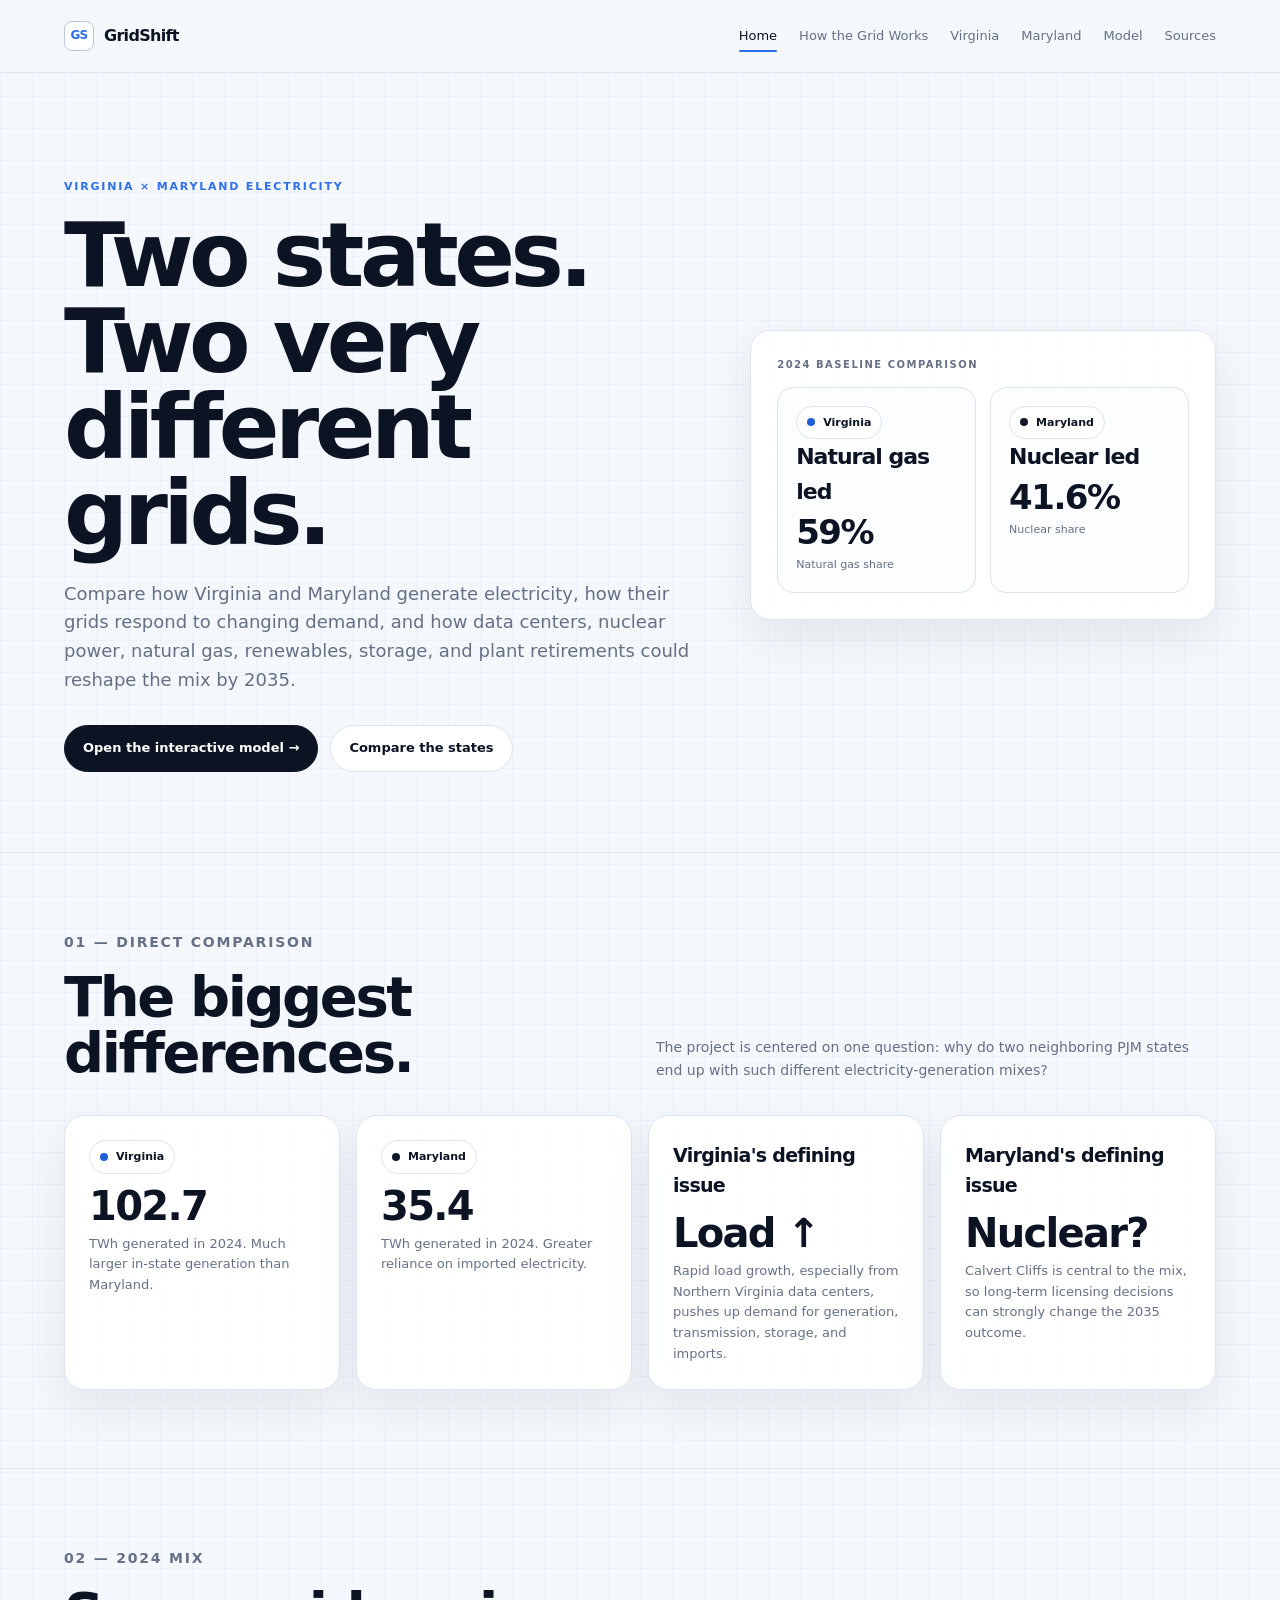
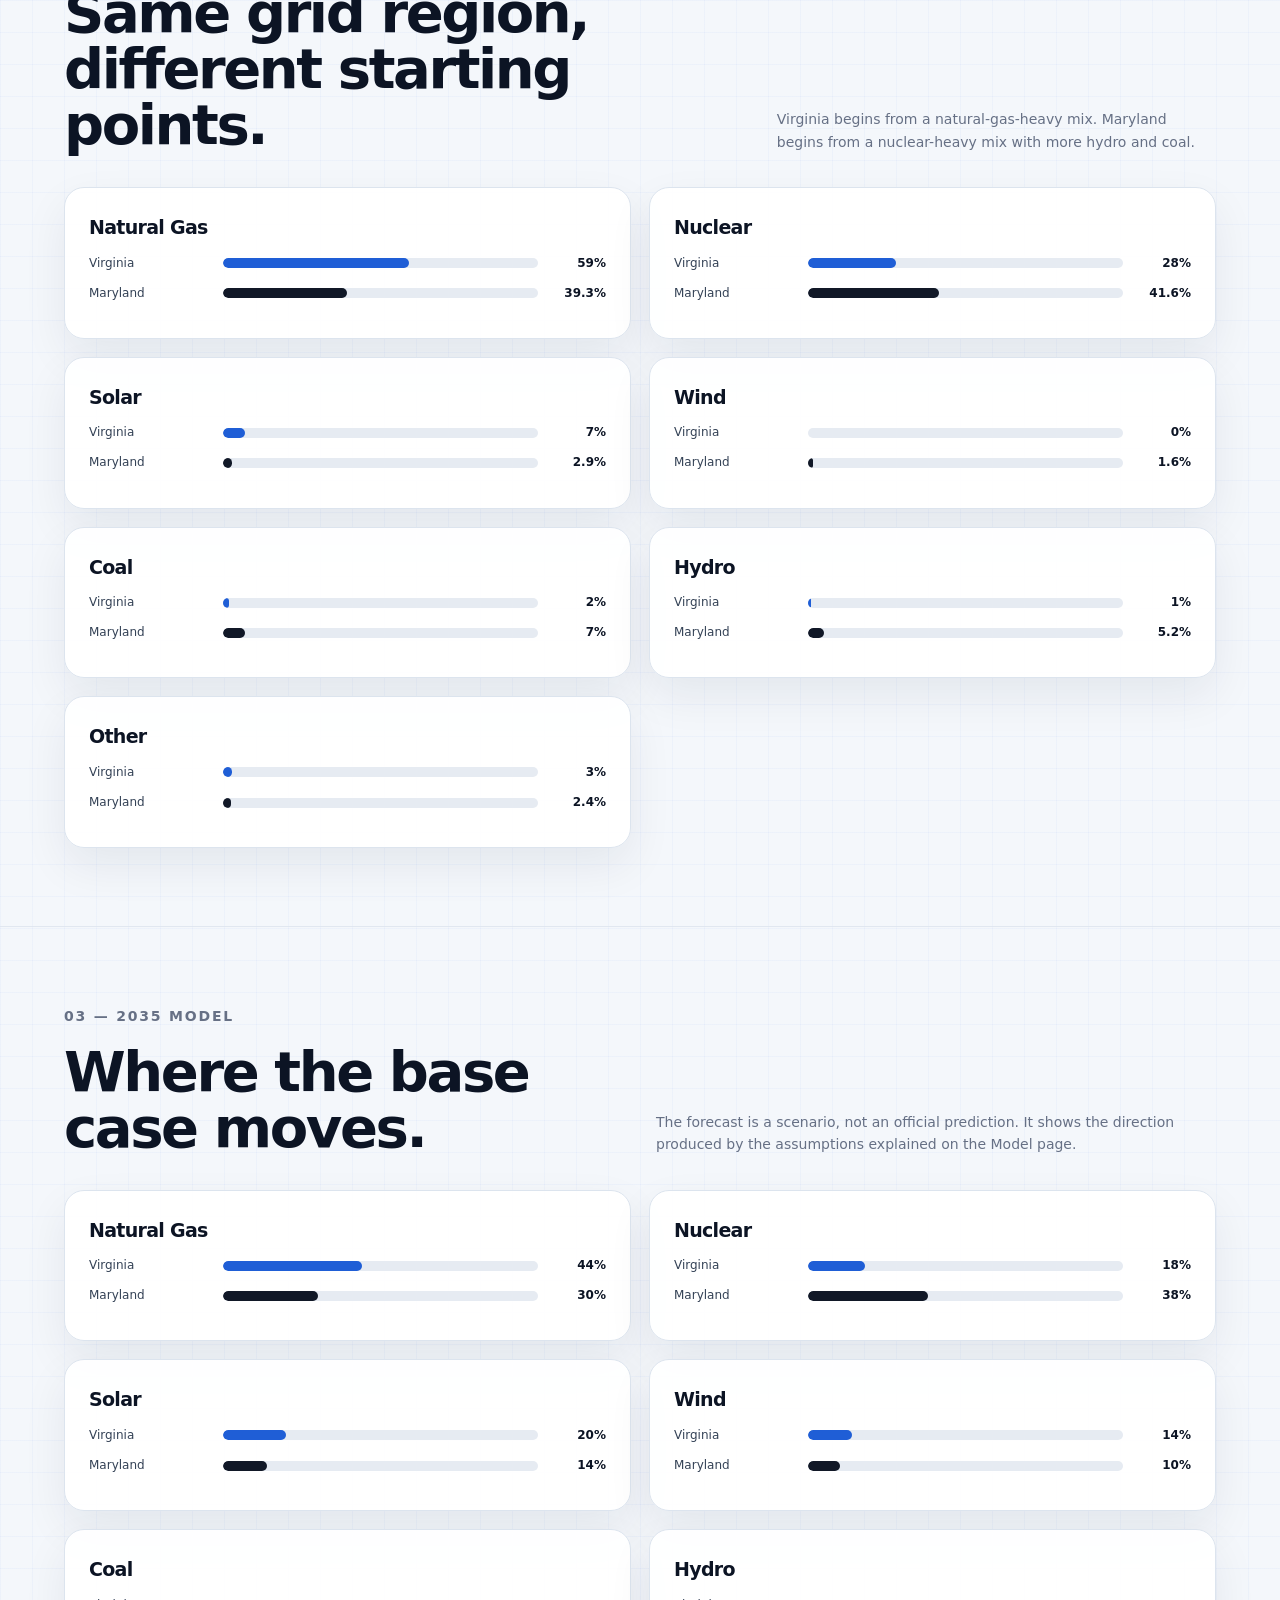
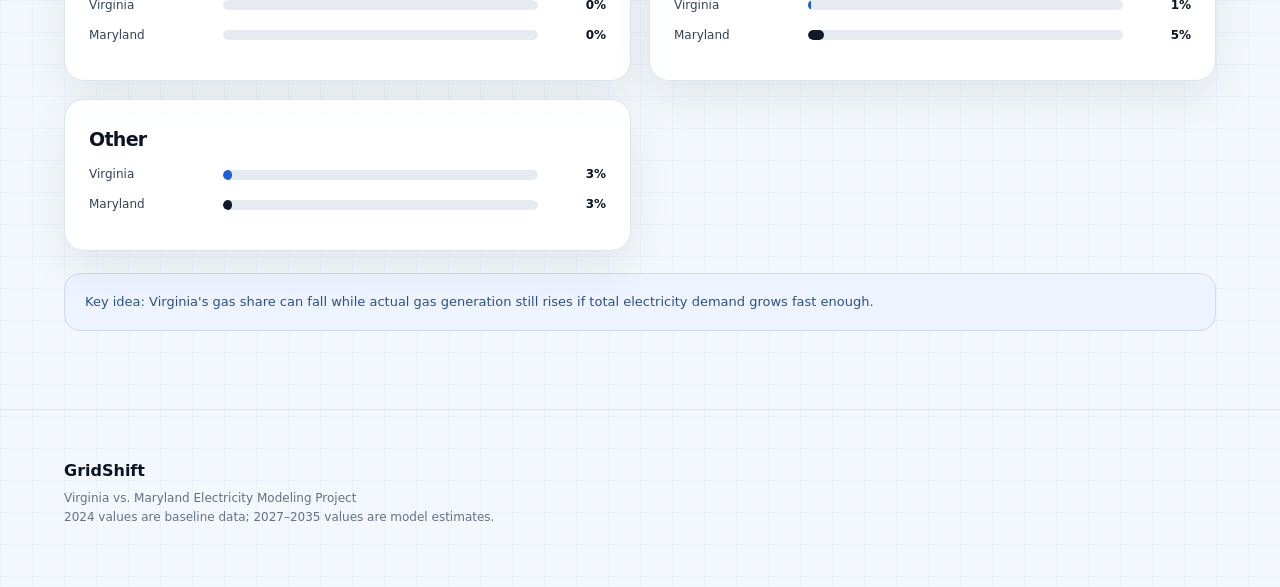
<file: index.html>
<!DOCTYPE html>

<html lang="en">

<head>

  <meta charset="UTF-8">

  <meta
    name="viewport"
    content="width=device-width, initial-scale=1.0"
  >

  <title>
    GridShift — Virginia vs Maryland Electricity
  </title>

  <link
    rel="stylesheet"
    href="style.css"
  >

</head>


<body data-page="home">


<div class="nav-wrap">

  <div class="shell nav">

    <a
      class="brand"
      href="index.html"
    >

      <span class="brand-mark">
        GS
      </span>

      GridShift

    </a>


    <nav class="nav-links">

      <a
        href="index.html"
        data-page="home"
      >
        Home
      </a>

      <a
        href="grid.html"
        data-page="grid"
      >
        How the Grid Works
      </a>

      <a
        href="virginia.html"
        data-page="virginia"
      >
        Virginia
      </a>

      <a
        href="maryland.html"
        data-page="maryland"
      >
        Maryland
      </a>

      <a
        href="model.html"
        data-page="model"
      >
        Model
      </a>

      <a
        href="sources.html"
        data-page="sources"
      >
        Sources
      </a>

    </nav>

  </div>

</div>


<main>


<section class="hero">

  <div class="shell hero-grid">


    <div>

      <p class="kicker">
        Virginia × Maryland Electricity
      </p>


      <h1>

        Two states.<br>

        Two very<br>

        different grids.

      </h1>


      <p class="lead">

        Compare how Virginia and Maryland
        generate electricity, how their grids
        respond to changing demand, and how
        data centers, nuclear power, natural gas,
        renewables, storage, and plant retirements
        could reshape the mix by 2035.

      </p>


      <div class="hero-actions">

        <a
          class="btn primary"
          href="model.html"
        >
          Open the interactive model →
        </a>


        <a
          class="btn"
          href="#compare"
        >
          Compare the states
        </a>

      </div>

    </div>


    <div class="hero-panel">

      <div class="panel-label">
        2024 baseline comparison
      </div>


      <div class="compare-mini">


        <div class="state-mini">

          <span class="state-chip">

            <span class="dot va"></span>

            Virginia

          </span>


          <h3>
            Natural gas led
          </h3>


          <div class="big-stat">
            59%
          </div>


          <div class="stat-caption">
            Natural gas share
          </div>

        </div>


        <div class="state-mini">

          <span class="state-chip">

            <span class="dot md"></span>

            Maryland

          </span>


          <h3>
            Nuclear led
          </h3>


          <div class="big-stat">
            41.6%
          </div>


          <div class="stat-caption">
            Nuclear share
          </div>

        </div>


      </div>

    </div>


  </div>

</section>


<section
  class="section"
  id="compare"
>

  <div class="shell">


    <div class="section-head">

      <div>

        <p class="kicker">
          01 — Direct comparison
        </p>

        <h2>
          The biggest differences.
        </h2>

      </div>


      <p>

        The project is centered on one question:
        why do two neighboring PJM states end up
        with such different electricity-generation mixes?

      </p>

    </div>


    <div class="grid-4">


      <div class="card">

        <span class="state-chip">

          <span class="dot va"></span>

          Virginia

        </span>

        <div class="metric">
          102.7
        </div>

        <p>

          TWh generated in 2024.
          Much larger in-state generation
          than Maryland.

        </p>

      </div>


      <div class="card">

        <span class="state-chip">

          <span class="dot md"></span>

          Maryland

        </span>

        <div class="metric">
          35.4
        </div>

        <p>

          TWh generated in 2024.
          Greater reliance on imported
          electricity.

        </p>

      </div>


      <div class="card">

        <h3>
          Virginia's defining issue
        </h3>

        <div class="metric">
          Load ↑
        </div>

        <p>

          Rapid load growth,
          especially from Northern Virginia
          data centers, pushes up demand for
          generation, transmission, storage,
          and imports.

        </p>

      </div>


      <div class="card">

        <h3>
          Maryland's defining issue
        </h3>

        <div class="metric">
          Nuclear?
        </div>

        <p>

          Calvert Cliffs is central to the mix,
          so long-term licensing decisions can
          strongly change the 2035 outcome.

        </p>

      </div>


    </div>

  </div>

</section>


<section class="section">

  <div class="shell">


    <div class="section-head">

      <div>

        <p class="kicker">
          02 — 2024 mix
        </p>

        <h2>
          Same grid region,
          different starting points.
        </h2>

      </div>


      <p>

        Virginia begins from a
        natural-gas-heavy mix.

        Maryland begins from a
        nuclear-heavy mix with more
        hydro and coal.

      </p>

    </div>


    <div
      id="compare-2024"
      class="grid-2"
    ></div>


  </div>

</section>


<section class="section">

  <div class="shell">


    <div class="section-head">

      <div>

        <p class="kicker">
          03 — 2035 model
        </p>

        <h2>
          Where the base case moves.
        </h2>

      </div>


      <p>

        The forecast is a scenario,
        not an official prediction.

        It shows the direction produced
        by the assumptions explained
        on the Model page.

      </p>

    </div>


    <div
      id="compare-2035"
      class="grid-2"
    ></div>


    <div
      class="note"
      style="margin-top:22px"
    >

      Key idea:

      Virginia's gas share can fall
      while actual gas generation still rises
      if total electricity demand grows
      fast enough.

    </div>


  </div>

</section>


</main>


<footer class="footer">

  <div class="shell">

    <strong>
      GridShift
    </strong>

    Virginia vs. Maryland Electricity
    Modeling Project

    <br>

    2024 values are baseline data;
    2027–2035 values are model estimates.

  </div>

</footer>


<script src="data.js"></script>


<script>

const page =
  document.body.dataset.page;


document
  .querySelectorAll("[data-page]")
  .forEach(function(link){

    if(
      link.dataset.page === page
    ){

      link.classList.add(
        "active"
      );

    }

  });


renderCompareBars(
  "compare-2024",
  2024
);


renderCompareBars(
  "compare-2035",
  2035
);

</script>


</body>

</html>
</file>
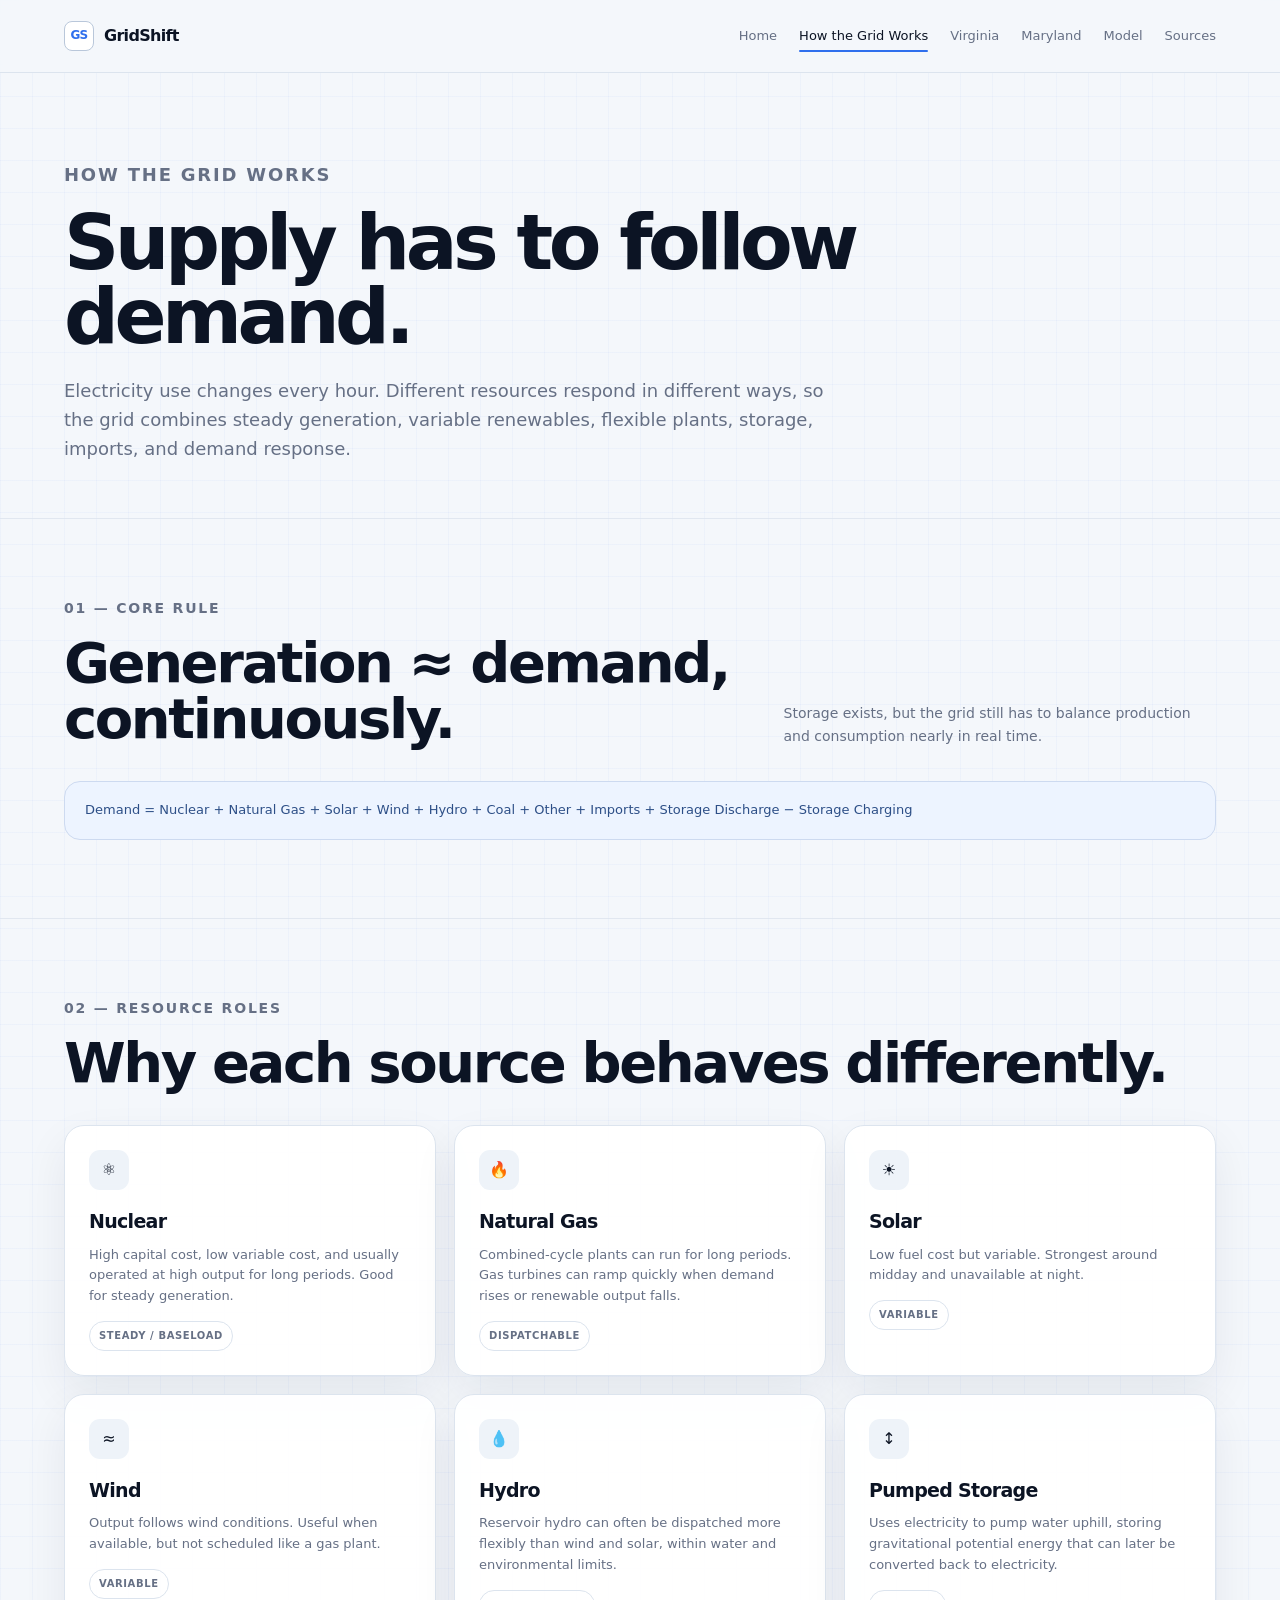
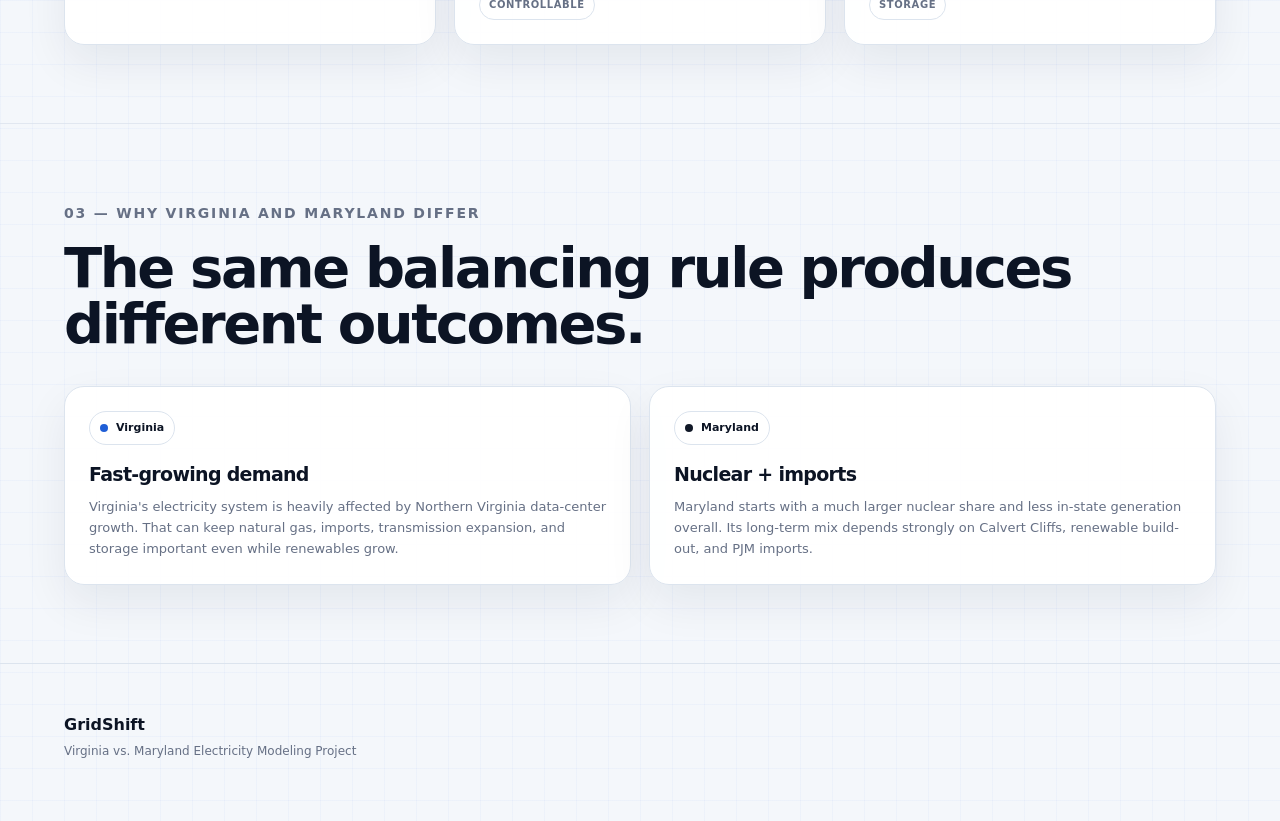
<file: grid.html>
<!DOCTYPE html>

<html lang="en">

<head>

  <meta charset="UTF-8">

  <meta
    name="viewport"
    content="width=device-width, initial-scale=1.0"
  >

  <title>
    How the Grid Works — GridShift
  </title>

  <link
    rel="stylesheet"
    href="style.css"
  >

</head>


<body data-page="grid">


<div class="nav-wrap">

  <div class="shell nav">

    <a class="brand" href="index.html">

      <span class="brand-mark">
        GS
      </span>

      GridShift

    </a>


    <nav class="nav-links">

      <a href="index.html" data-page="home">
        Home
      </a>

      <a href="grid.html" data-page="grid">
        How the Grid Works
      </a>

      <a href="virginia.html" data-page="virginia">
        Virginia
      </a>

      <a href="maryland.html" data-page="maryland">
        Maryland
      </a>

      <a href="model.html" data-page="model">
        Model
      </a>

      <a href="sources.html" data-page="sources">
        Sources
      </a>

    </nav>

  </div>

</div>


<main>


<section class="page-hero">

  <div class="shell">

    <p class="kicker">
      How the grid works
    </p>

    <h1>
      Supply has to follow demand.
    </h1>

    <p>

      Electricity use changes every hour.

      Different resources respond in
      different ways, so the grid combines
      steady generation, variable renewables,
      flexible plants, storage, imports,
      and demand response.

    </p>

  </div>

</section>


<section class="section">

  <div class="shell">


    <div class="section-head">

      <div>

        <p class="kicker">
          01 — Core rule
        </p>

        <h2>
          Generation ≈ demand,
          continuously.
        </h2>

      </div>


      <p>

        Storage exists, but the grid
        still has to balance production
        and consumption nearly in real time.

      </p>

    </div>


    <div class="note">

      Demand = Nuclear + Natural Gas
      + Solar + Wind + Hydro + Coal
      + Other + Imports
      + Storage Discharge
      − Storage Charging

    </div>


  </div>

</section>


<section class="section">

  <div class="shell">


    <div class="section-head">

      <div>

        <p class="kicker">
          02 — Resource roles
        </p>

        <h2>
          Why each source behaves differently.
        </h2>

      </div>

    </div>


    <div class="grid-3">


      <div class="card source-card">

        <div class="icon">
          ⚛
        </div>

        <h3>
          Nuclear
        </h3>

        <p>

          High capital cost,
          low variable cost,
          and usually operated at
          high output for long periods.

          Good for steady generation.

        </p>

        <span class="tag">
          steady / baseload
        </span>

      </div>


      <div class="card source-card">

        <div class="icon">
          🔥
        </div>

        <h3>
          Natural Gas
        </h3>

        <p>

          Combined-cycle plants can run
          for long periods.

          Gas turbines can ramp quickly
          when demand rises or renewable
          output falls.

        </p>

        <span class="tag">
          dispatchable
        </span>

      </div>


      <div class="card source-card">

        <div class="icon">
          ☀
        </div>

        <h3>
          Solar
        </h3>

        <p>

          Low fuel cost but variable.

          Strongest around midday
          and unavailable at night.

        </p>

        <span class="tag">
          variable
        </span>

      </div>


      <div class="card source-card">

        <div class="icon">
          ≈
        </div>

        <h3>
          Wind
        </h3>

        <p>

          Output follows wind conditions.

          Useful when available,
          but not scheduled like
          a gas plant.

        </p>

        <span class="tag">
          variable
        </span>

      </div>


      <div class="card source-card">

        <div class="icon">
          💧
        </div>

        <h3>
          Hydro
        </h3>

        <p>

          Reservoir hydro can often
          be dispatched more flexibly
          than wind and solar,
          within water and environmental limits.

        </p>

        <span class="tag">
          controllable
        </span>

      </div>


      <div class="card source-card">

        <div class="icon">
          ↕
        </div>

        <h3>
          Pumped Storage
        </h3>

        <p>

          Uses electricity to pump
          water uphill, storing gravitational
          potential energy that can later
          be converted back to electricity.

        </p>

        <span class="tag">
          storage
        </span>

      </div>


    </div>

  </div>

</section>


<section class="section">

  <div class="shell">


    <div class="section-head">

      <div>

        <p class="kicker">

          03 — Why Virginia
          and Maryland differ

        </p>

        <h2>

          The same balancing rule
          produces different outcomes.

        </h2>

      </div>

    </div>


    <div class="grid-2">


      <div class="card">

        <span class="state-chip">

          <span class="dot va"></span>

          Virginia

        </span>


        <h3 style="margin-top:14px">

          Fast-growing demand

        </h3>


        <p>

          Virginia's electricity system
          is heavily affected by
          Northern Virginia data-center growth.

          That can keep natural gas,
          imports, transmission expansion,
          and storage important even
          while renewables grow.

        </p>

      </div>


      <div class="card">

        <span class="state-chip">

          <span class="dot md"></span>

          Maryland

        </span>


        <h3 style="margin-top:14px">

          Nuclear + imports

        </h3>


        <p>

          Maryland starts with a much
          larger nuclear share and
          less in-state generation overall.

          Its long-term mix depends strongly
          on Calvert Cliffs,
          renewable build-out,
          and PJM imports.

        </p>

      </div>


    </div>

  </div>

</section>


</main>


<footer class="footer">

  <div class="shell">

    <strong>
      GridShift
    </strong>

    Virginia vs. Maryland Electricity
    Modeling Project

  </div>

</footer>


<script src="data.js"></script>


<script>

const page =
  document.body.dataset.page;


document
  .querySelectorAll("[data-page]")
  .forEach(function(link){

    if(
      link.dataset.page === page
    ){

      link.classList.add(
        "active"
      );

    }

  });

</script>


</body>

</html>
</file>
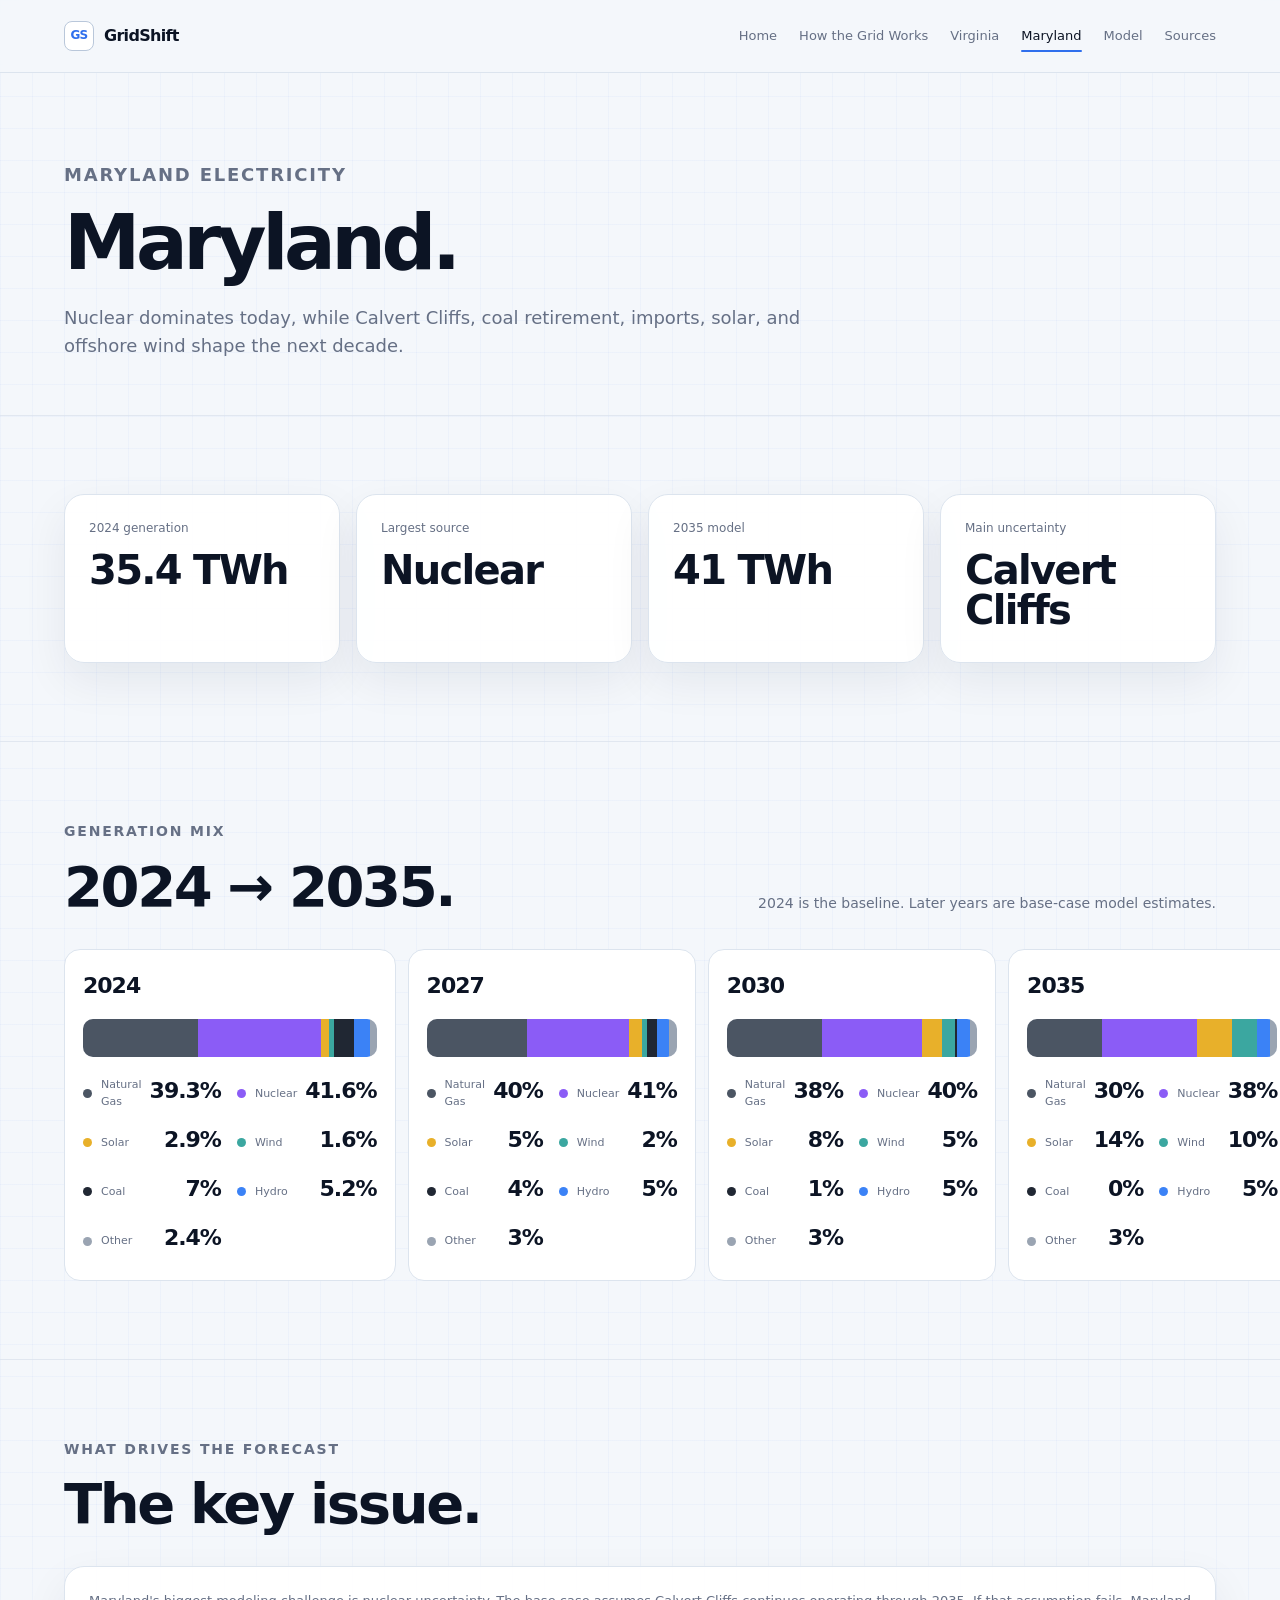
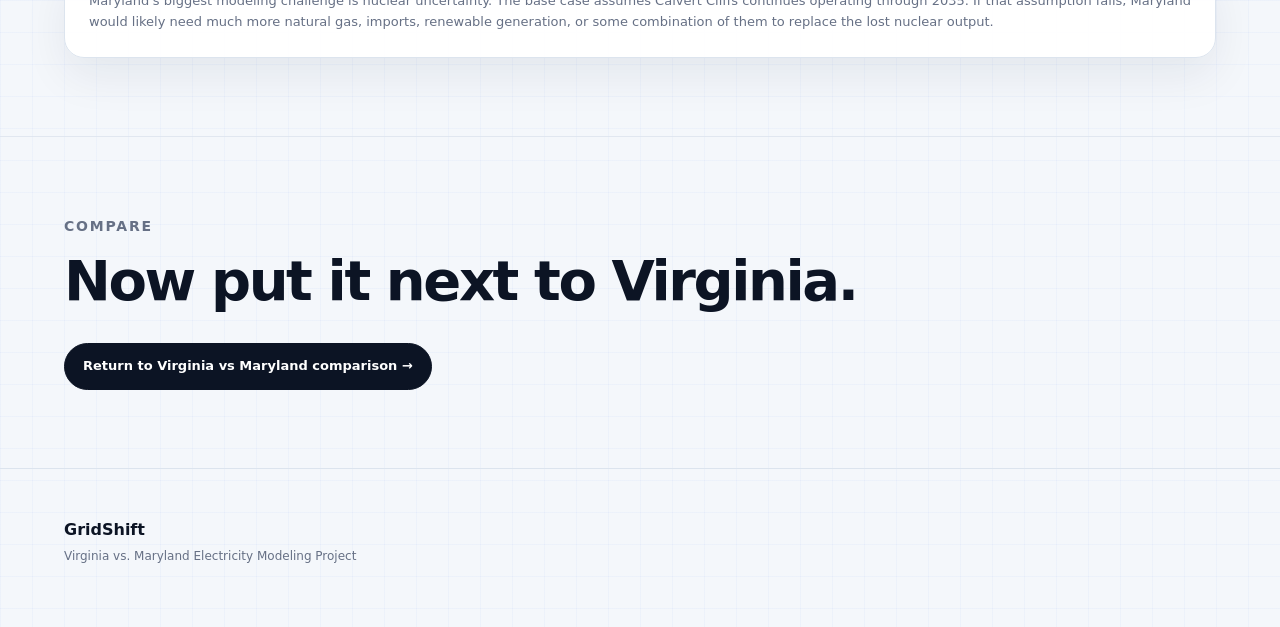
<file: maryland.html>
<!DOCTYPE html>

<html lang="en">

<head>

  <meta charset="UTF-8">

  <meta
    name="viewport"
    content="width=device-width, initial-scale=1.0"
  >

  <title>
    Maryland Electricity — GridShift
  </title>

  <link
    rel="stylesheet"
    href="style.css"
  >

</head>


<body
  data-page="maryland"
  id="state-mix-root"
>


<div class="nav-wrap">

  <div class="shell nav">

    <a
      class="brand"
      href="index.html"
    >

      <span class="brand-mark">
        GS
      </span>

      GridShift

    </a>


    <nav class="nav-links">

      <a href="index.html" data-page="home">
        Home
      </a>

      <a href="grid.html" data-page="grid">
        How the Grid Works
      </a>

      <a href="virginia.html" data-page="virginia">
        Virginia
      </a>

      <a href="maryland.html" data-page="maryland">
        Maryland
      </a>

      <a href="model.html" data-page="model">
        Model
      </a>

      <a href="sources.html" data-page="sources">
        Sources
      </a>

    </nav>

  </div>

</div>


<main>


<section class="page-hero">

  <div class="shell">

    <p class="kicker">
      Maryland electricity
    </p>

    <h1>
      Maryland.
    </h1>

    <p>

      Nuclear dominates today,
      while Calvert Cliffs,
      coal retirement,
      imports, solar,
      and offshore wind
      shape the next decade.

    </p>

  </div>

</section>


<section class="section">

  <div class="shell">

    <div class="grid-4">


      <div class="card">

        <div class="small">
          2024 generation
        </div>

        <div class="metric">
          35.4 TWh
        </div>

      </div>


      <div class="card">

        <div class="small">
          Largest source
        </div>

        <div class="metric">
          Nuclear
        </div>

      </div>


      <div class="card">

        <div class="small">
          2035 model
        </div>

        <div class="metric">
          41 TWh
        </div>

      </div>


      <div class="card">

        <div class="small">
          Main uncertainty
        </div>

        <div class="metric">
          Calvert Cliffs
        </div>

      </div>


    </div>

  </div>

</section>


<section class="section">

  <div class="shell">


    <div class="section-head">

      <div>

        <p class="kicker">
          Generation mix
        </p>

        <h2>
          2024 → 2035.
        </h2>

      </div>


      <p>

        2024 is the baseline.

        Later years are base-case
        model estimates.

      </p>

    </div>


    <div class="timeline">


      <div class="year-card">

        <strong>
          2024
        </strong>

        <div
          class="stackbar"
          id="mix-2024"
        ></div>

        <div
          class="legend"
          id="legend-2024"
        ></div>

      </div>


      <div class="year-card">

        <strong>
          2027
        </strong>

        <div
          class="stackbar"
          id="mix-2027"
        ></div>

        <div
          class="legend"
          id="legend-2027"
        ></div>

      </div>


      <div class="year-card">

        <strong>
          2030
        </strong>

        <div
          class="stackbar"
          id="mix-2030"
        ></div>

        <div
          class="legend"
          id="legend-2030"
        ></div>

      </div>


      <div class="year-card">

        <strong>
          2035
        </strong>

        <div
          class="stackbar"
          id="mix-2035"
        ></div>

        <div
          class="legend"
          id="legend-2035"
        ></div>

      </div>


    </div>

  </div>

</section>


<section class="section">

  <div class="shell">


    <div class="section-head">

      <div>

        <p class="kicker">
          What drives the forecast
        </p>

        <h2>
          The key issue.
        </h2>

      </div>

    </div>


    <div class="card">

      <p>

        Maryland's biggest modeling challenge
        is nuclear uncertainty.

        The base case assumes Calvert Cliffs
        continues operating through 2035.

        If that assumption fails,
        Maryland would likely need
        much more natural gas,
        imports, renewable generation,
        or some combination of them
        to replace the lost nuclear output.

      </p>

    </div>

  </div>

</section>


<section class="section">

  <div class="shell">

    <div class="section-head">

      <div>

        <p class="kicker">
          Compare
        </p>

        <h2>
          Now put it next to Virginia.
        </h2>

      </div>

    </div>


    <a
      class="btn primary"
      href="index.html#compare"
    >

      Return to Virginia vs Maryland comparison →

    </a>

  </div>

</section>


</main>


<footer class="footer">

  <div class="shell">

    <strong>
      GridShift
    </strong>

    Virginia vs. Maryland Electricity
    Modeling Project

  </div>

</footer>


<script src="data.js"></script>


<script>

const page =
  document.body.dataset.page;


document
  .querySelectorAll("[data-page]")
  .forEach(function(link){

    if(
      link.dataset.page === page
    ){

      link.classList.add(
        "active"
      );

    }

  });


stateMixPage("md");

</script>


</body>

</html>
</file>
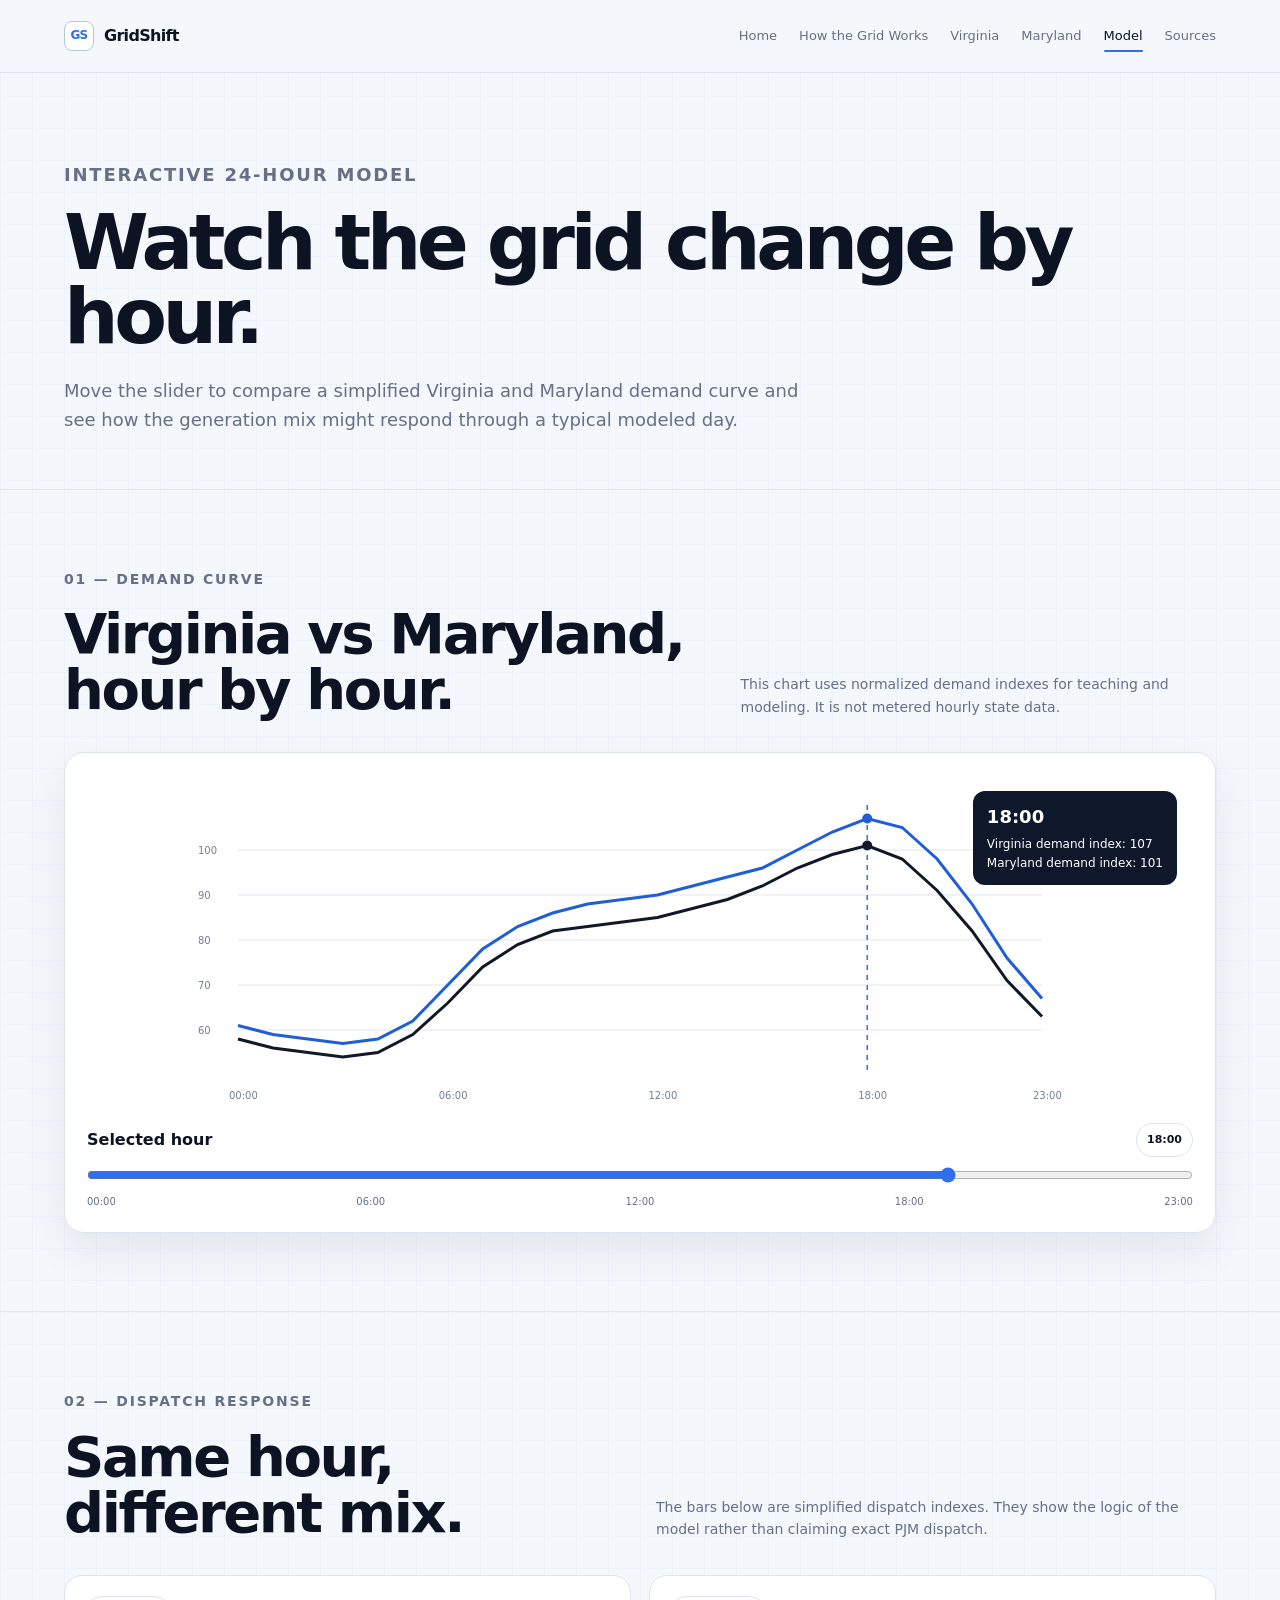
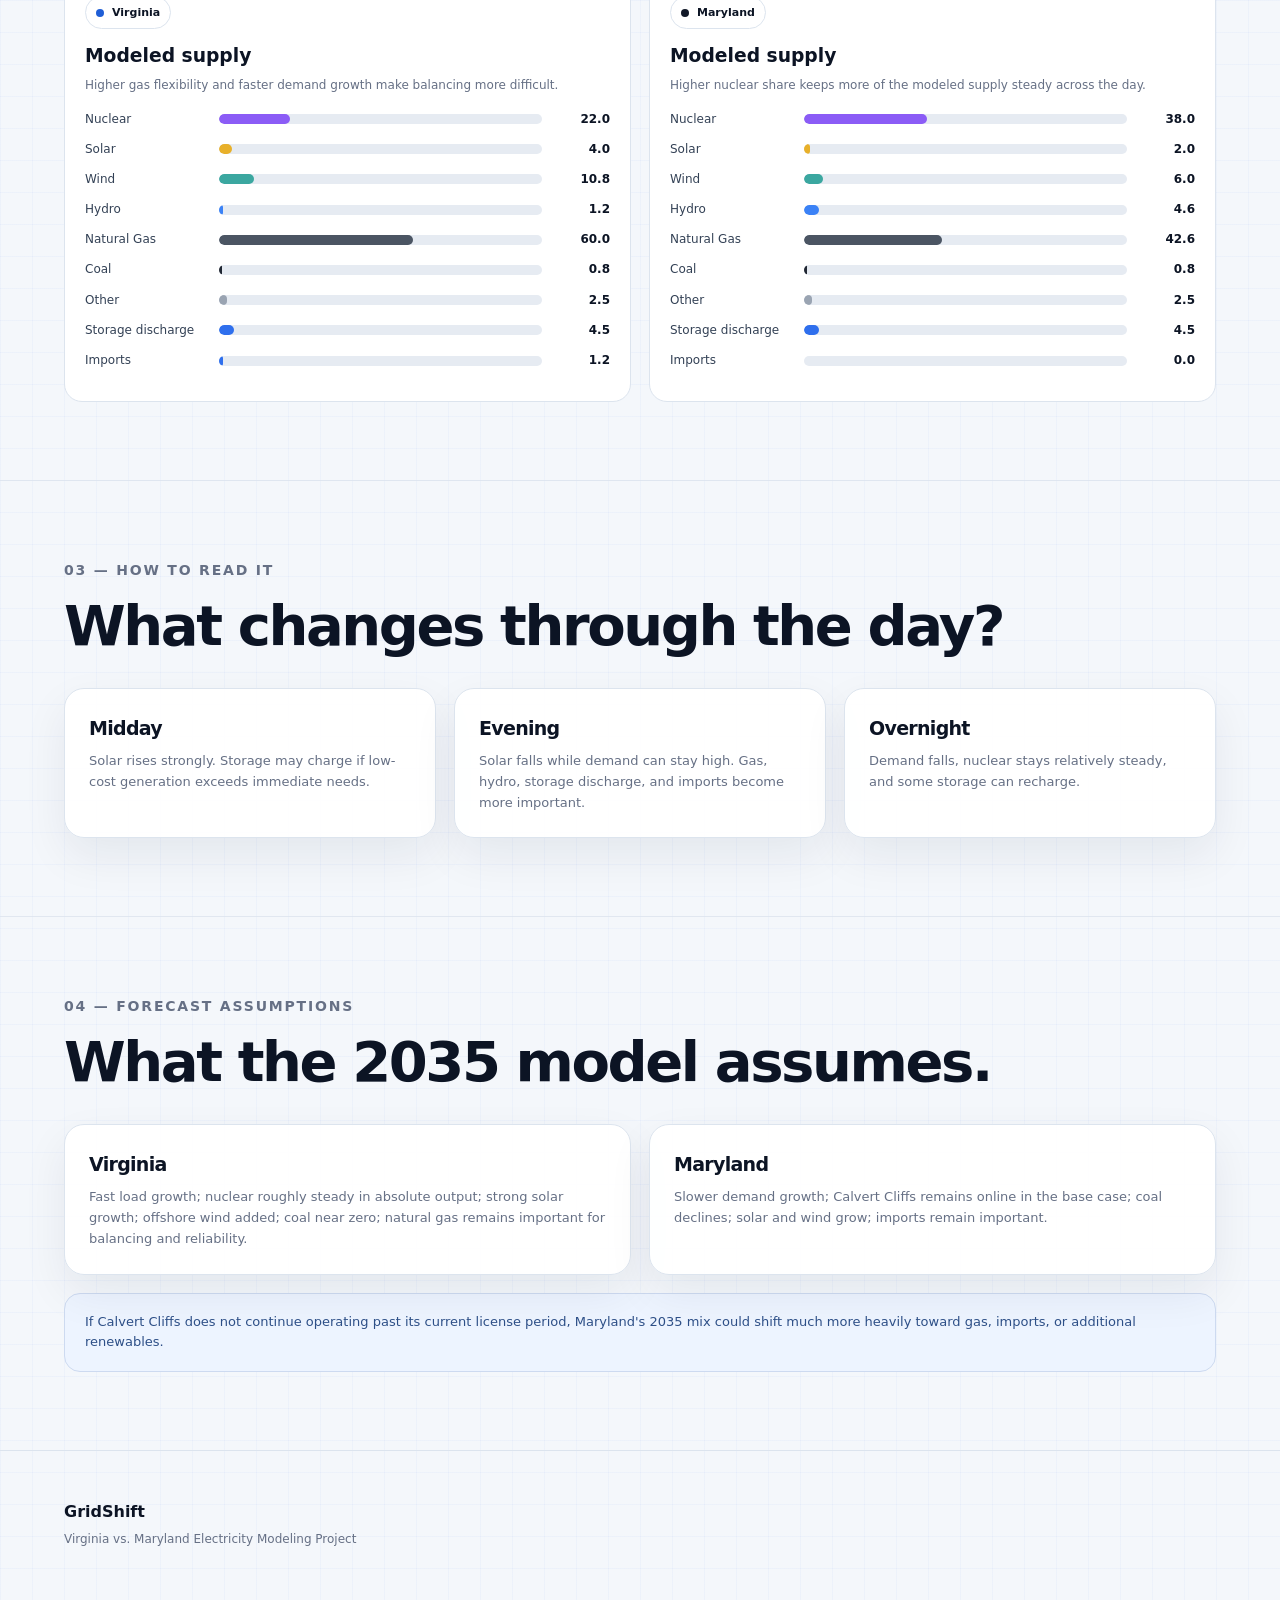
<file: model.html>
<!DOCTYPE html>

<html lang="en">

<head>

  <meta charset="UTF-8">

  <meta
    name="viewport"
    content="width=device-width, initial-scale=1.0"
  >

  <title>
    Interactive Model — GridShift
  </title>

  <link
    rel="stylesheet"
    href="style.css"
  >

</head>


<body data-page="model">


<div class="nav-wrap">

  <div class="shell nav">

    <a
      class="brand"
      href="index.html"
    >

      <span class="brand-mark">
        GS
      </span>

      GridShift

    </a>


    <nav class="nav-links">

      <a href="index.html" data-page="home">
        Home
      </a>

      <a href="grid.html" data-page="grid">
        How the Grid Works
      </a>

      <a href="virginia.html" data-page="virginia">
        Virginia
      </a>

      <a href="maryland.html" data-page="maryland">
        Maryland
      </a>

      <a href="model.html" data-page="model">
        Model
      </a>

      <a href="sources.html" data-page="sources">
        Sources
      </a>

    </nav>

  </div>

</div>


<main>


<section class="page-hero">

  <div class="shell">

    <p class="kicker">
      Interactive 24-hour model
    </p>

    <h1>
      Watch the grid change by hour.
    </h1>

    <p>

      Move the slider to compare
      a simplified Virginia and Maryland
      demand curve and see how the
      generation mix might respond
      through a typical modeled day.

    </p>

  </div>

</section>


<section class="section">

  <div class="shell">


    <div class="section-head">

      <div>

        <p class="kicker">
          01 — Demand curve
        </p>

        <h2>
          Virginia vs Maryland,
          hour by hour.
        </h2>

      </div>


      <p>

        This chart uses normalized
        demand indexes for teaching
        and modeling.

        It is not metered hourly state data.

      </p>

    </div>


    <div class="card chart-card">


      <div class="chart-wrap">

        <svg
          id="demand-svg"
          aria-label="Hourly demand comparison chart"
        ></svg>


        <div
          class="tooltip-box"
          id="chart-tooltip"
        ></div>

      </div>


      <div class="slider-wrap">


        <div
          style="
            display:flex;
            justify-content:space-between;
            align-items:center;
            margin-bottom:8px;
          "
        >

          <strong>
            Selected hour
          </strong>


          <span
            id="hour-readout"
            class="state-chip"
          >
            18:00
          </span>

        </div>


        <input
          id="hour-slider"
          type="range"
          min="0"
          max="23"
          value="18"
          step="1"
        >


        <div class="hour-labels">

          <span>
            00:00
          </span>

          <span>
            06:00
          </span>

          <span>
            12:00
          </span>

          <span>
            18:00
          </span>

          <span>
            23:00
          </span>

        </div>


      </div>


    </div>

  </div>

</section>


<section class="section">

  <div class="shell">


    <div class="section-head">

      <div>

        <p class="kicker">
          02 — Dispatch response
        </p>

        <h2>
          Same hour,
          different mix.
        </h2>

      </div>


      <p>

        The bars below are simplified
        dispatch indexes.

        They show the logic of the model
        rather than claiming exact
        PJM dispatch.

      </p>

    </div>


    <div class="dispatch-grid">


      <div class="dispatch-card">


        <span class="state-chip">

          <span class="dot va"></span>

          Virginia

        </span>


        <h3 style="margin-top:12px">

          Modeled supply

        </h3>


        <p>

          Higher gas flexibility and
          faster demand growth make
          balancing more difficult.

        </p>


        <div id="va-dispatch"></div>


      </div>


      <div class="dispatch-card">


        <span class="state-chip">

          <span class="dot md"></span>

          Maryland

        </span>


        <h3 style="margin-top:12px">

          Modeled supply

        </h3>


        <p>

          Higher nuclear share keeps
          more of the modeled supply
          steady across the day.

        </p>


        <div id="md-dispatch"></div>


      </div>


    </div>

  </div>

</section>


<section class="section">

  <div class="shell">


    <div class="section-head">

      <div>

        <p class="kicker">
          03 — How to read it
        </p>

        <h2>
          What changes through the day?
        </h2>

      </div>

    </div>


    <div class="grid-3">


      <div class="card">

        <h3>
          Midday
        </h3>

        <p>

          Solar rises strongly.

          Storage may charge if
          low-cost generation exceeds
          immediate needs.

        </p>

      </div>


      <div class="card">

        <h3>
          Evening
        </h3>

        <p>

          Solar falls while demand
          can stay high.

          Gas, hydro, storage discharge,
          and imports become more important.

        </p>

      </div>


      <div class="card">

        <h3>
          Overnight
        </h3>

        <p>

          Demand falls,
          nuclear stays relatively steady,
          and some storage can recharge.

        </p>

      </div>


    </div>

  </div>

</section>


<section class="section">

  <div class="shell">


    <div class="section-head">

      <div>

        <p class="kicker">
          04 — Forecast assumptions
        </p>

        <h2>
          What the 2035 model assumes.
        </h2>

      </div>

    </div>


    <div class="grid-2">


      <div class="card">

        <h3>
          Virginia
        </h3>

        <p>

          Fast load growth;

          nuclear roughly steady
          in absolute output;

          strong solar growth;

          offshore wind added;

          coal near zero;

          natural gas remains important
          for balancing and reliability.

        </p>

      </div>


      <div class="card">

        <h3>
          Maryland
        </h3>

        <p>

          Slower demand growth;

          Calvert Cliffs remains online
          in the base case;

          coal declines;

          solar and wind grow;

          imports remain important.

        </p>

      </div>


    </div>


    <div
      class="note"
      style="margin-top:18px"
    >

      If Calvert Cliffs does not continue
      operating past its current license period,
      Maryland's 2035 mix could shift
      much more heavily toward gas,
      imports, or additional renewables.

    </div>


  </div>

</section>


</main>


<footer class="footer">

  <div class="shell">

    <strong>
      GridShift
    </strong>

    Virginia vs. Maryland Electricity
    Modeling Project

  </div>

</footer>


<script src="data.js"></script>


<script>

const page =
  document.body.dataset.page;


document
  .querySelectorAll("[data-page]")
  .forEach(function(link){

    if(
      link.dataset.page === page
    ){

      link.classList.add(
        "active"
      );

    }

  });


initModelPage();

</script>


</body>

</html>
</file>
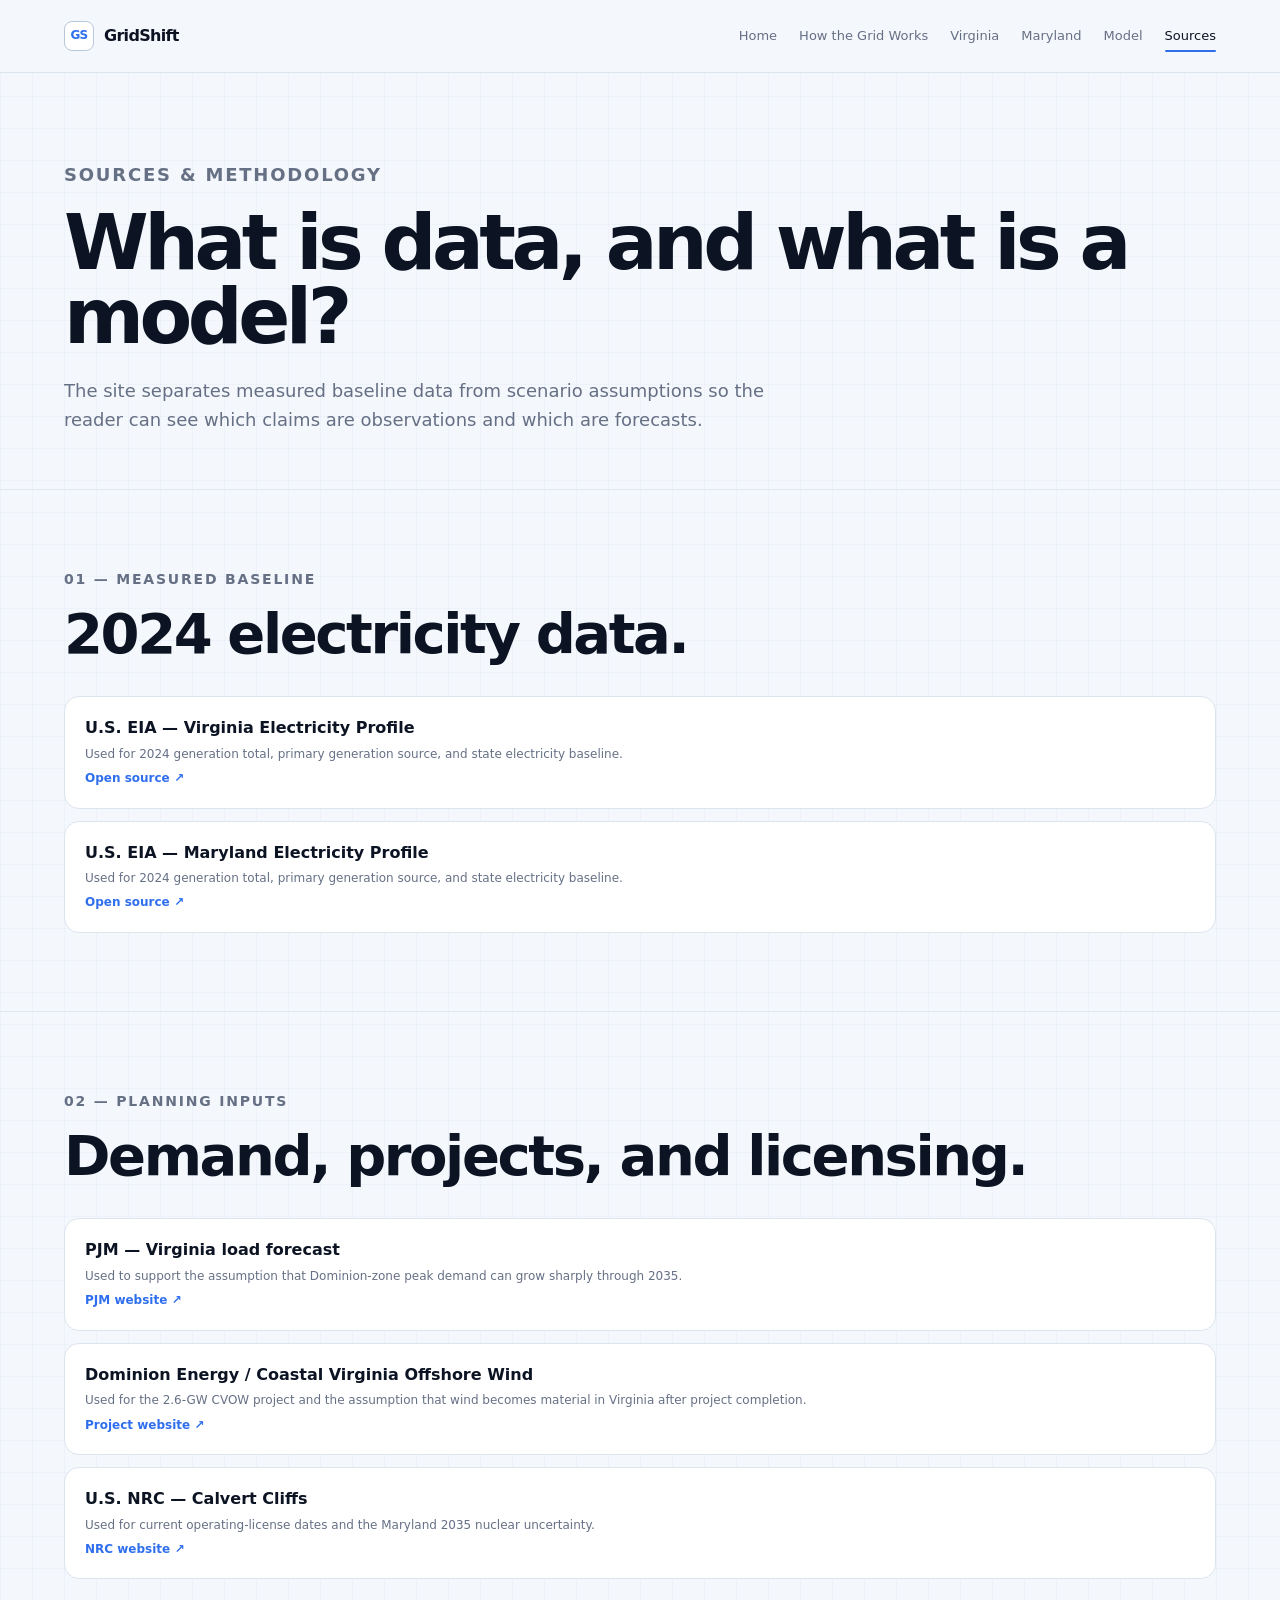
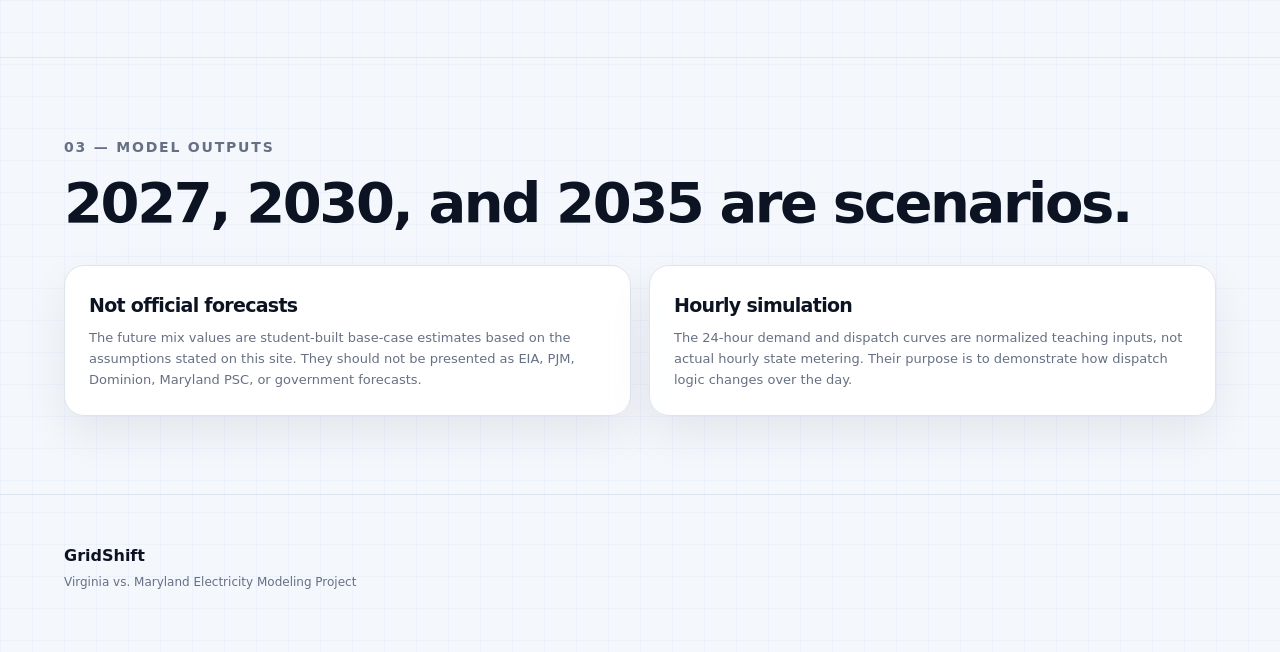
<file: sources.html>
<!DOCTYPE html>

<html lang="en">

<head>

  <meta charset="UTF-8">

  <meta
    name="viewport"
    content="width=device-width, initial-scale=1.0"
  >

  <title>
    Sources — GridShift
  </title>

  <link
    rel="stylesheet"
    href="style.css"
  >

</head>


<body data-page="sources">


<div class="nav-wrap">

  <div class="shell nav">

    <a
      class="brand"
      href="index.html"
    >

      <span class="brand-mark">
        GS
      </span>

      GridShift

    </a>


    <nav class="nav-links">

      <a href="index.html" data-page="home">
        Home
      </a>

      <a href="grid.html" data-page="grid">
        How the Grid Works
      </a>

      <a href="virginia.html" data-page="virginia">
        Virginia
      </a>

      <a href="maryland.html" data-page="maryland">
        Maryland
      </a>

      <a href="model.html" data-page="model">
        Model
      </a>

      <a href="sources.html" data-page="sources">
        Sources
      </a>

    </nav>

  </div>

</div>


<main>


<section class="page-hero">

  <div class="shell">

    <p class="kicker">
      Sources & methodology
    </p>

    <h1>
      What is data,
      and what is a model?
    </h1>

    <p>

      The site separates measured
      baseline data from scenario assumptions
      so the reader can see which claims
      are observations and which
      are forecasts.

    </p>

  </div>

</section>


<section class="section">

  <div class="shell">


    <div class="section-head">

      <div>

        <p class="kicker">
          01 — Measured baseline
        </p>

        <h2>
          2024 electricity data.
        </h2>

      </div>

    </div>


    <div class="source-list">


      <div class="source-item">

        <strong>
          U.S. EIA —
          Virginia Electricity Profile
        </strong>

        <p>

          Used for 2024 generation total,
          primary generation source,
          and state electricity baseline.

        </p>

        <a
          href="https://www.eia.gov/electricity/state/virginia/"
          target="_blank"
        >
          Open source ↗
        </a>

      </div>


      <div class="source-item">

        <strong>
          U.S. EIA —
          Maryland Electricity Profile
        </strong>

        <p>

          Used for 2024 generation total,
          primary generation source,
          and state electricity baseline.

        </p>

        <a
          href="https://www.eia.gov/electricity/state/maryland/"
          target="_blank"
        >
          Open source ↗
        </a>

      </div>


    </div>

  </div>

</section>


<section class="section">

  <div class="shell">


    <div class="section-head">

      <div>

        <p class="kicker">
          02 — Planning inputs
        </p>

        <h2>
          Demand, projects,
          and licensing.
        </h2>

      </div>

    </div>


    <div class="source-list">


      <div class="source-item">

        <strong>
          PJM — Virginia load forecast
        </strong>

        <p>

          Used to support the assumption
          that Dominion-zone peak demand
          can grow sharply through 2035.

        </p>

        <a
          href="https://www.pjm.com/"
          target="_blank"
        >
          PJM website ↗
        </a>

      </div>


      <div class="source-item">

        <strong>

          Dominion Energy /
          Coastal Virginia Offshore Wind

        </strong>

        <p>

          Used for the 2.6-GW CVOW project
          and the assumption that wind
          becomes material in Virginia
          after project completion.

        </p>

        <a
          href="https://coastalvawind.com/"
          target="_blank"
        >
          Project website ↗
        </a>

      </div>


      <div class="source-item">

        <strong>
          U.S. NRC — Calvert Cliffs
        </strong>

        <p>

          Used for current operating-license
          dates and the Maryland 2035
          nuclear uncertainty.

        </p>

        <a
          href="https://www.nrc.gov/"
          target="_blank"
        >
          NRC website ↗
        </a>

      </div>


    </div>

  </div>

</section>


<section class="section">

  <div class="shell">


    <div class="section-head">

      <div>

        <p class="kicker">
          03 — Model outputs
        </p>

        <h2>

          2027, 2030, and 2035
          are scenarios.

        </h2>

      </div>

    </div>


    <div class="grid-2">


      <div class="card">

        <h3>
          Not official forecasts
        </h3>

        <p>

          The future mix values are
          student-built base-case estimates
          based on the assumptions
          stated on this site.

          They should not be presented
          as EIA, PJM, Dominion,
          Maryland PSC,
          or government forecasts.

        </p>

      </div>


      <div class="card">

        <h3>
          Hourly simulation
        </h3>

        <p>

          The 24-hour demand and dispatch
          curves are normalized teaching inputs,
          not actual hourly state metering.

          Their purpose is to demonstrate
          how dispatch logic changes
          over the day.

        </p>

      </div>


    </div>

  </div>

</section>


</main>


<footer class="footer">

  <div class="shell">

    <strong>
      GridShift
    </strong>

    Virginia vs. Maryland Electricity
    Modeling Project

  </div>

</footer>


<script src="data.js"></script>


<script>

const page =
  document.body.dataset.page;


document
  .querySelectorAll("[data-page]")
  .forEach(function(link){

    if(
      link.dataset.page === page
    ){

      link.classList.add(
        "active"
      );

    }

  });

</script>


</body>

</html>
</file>
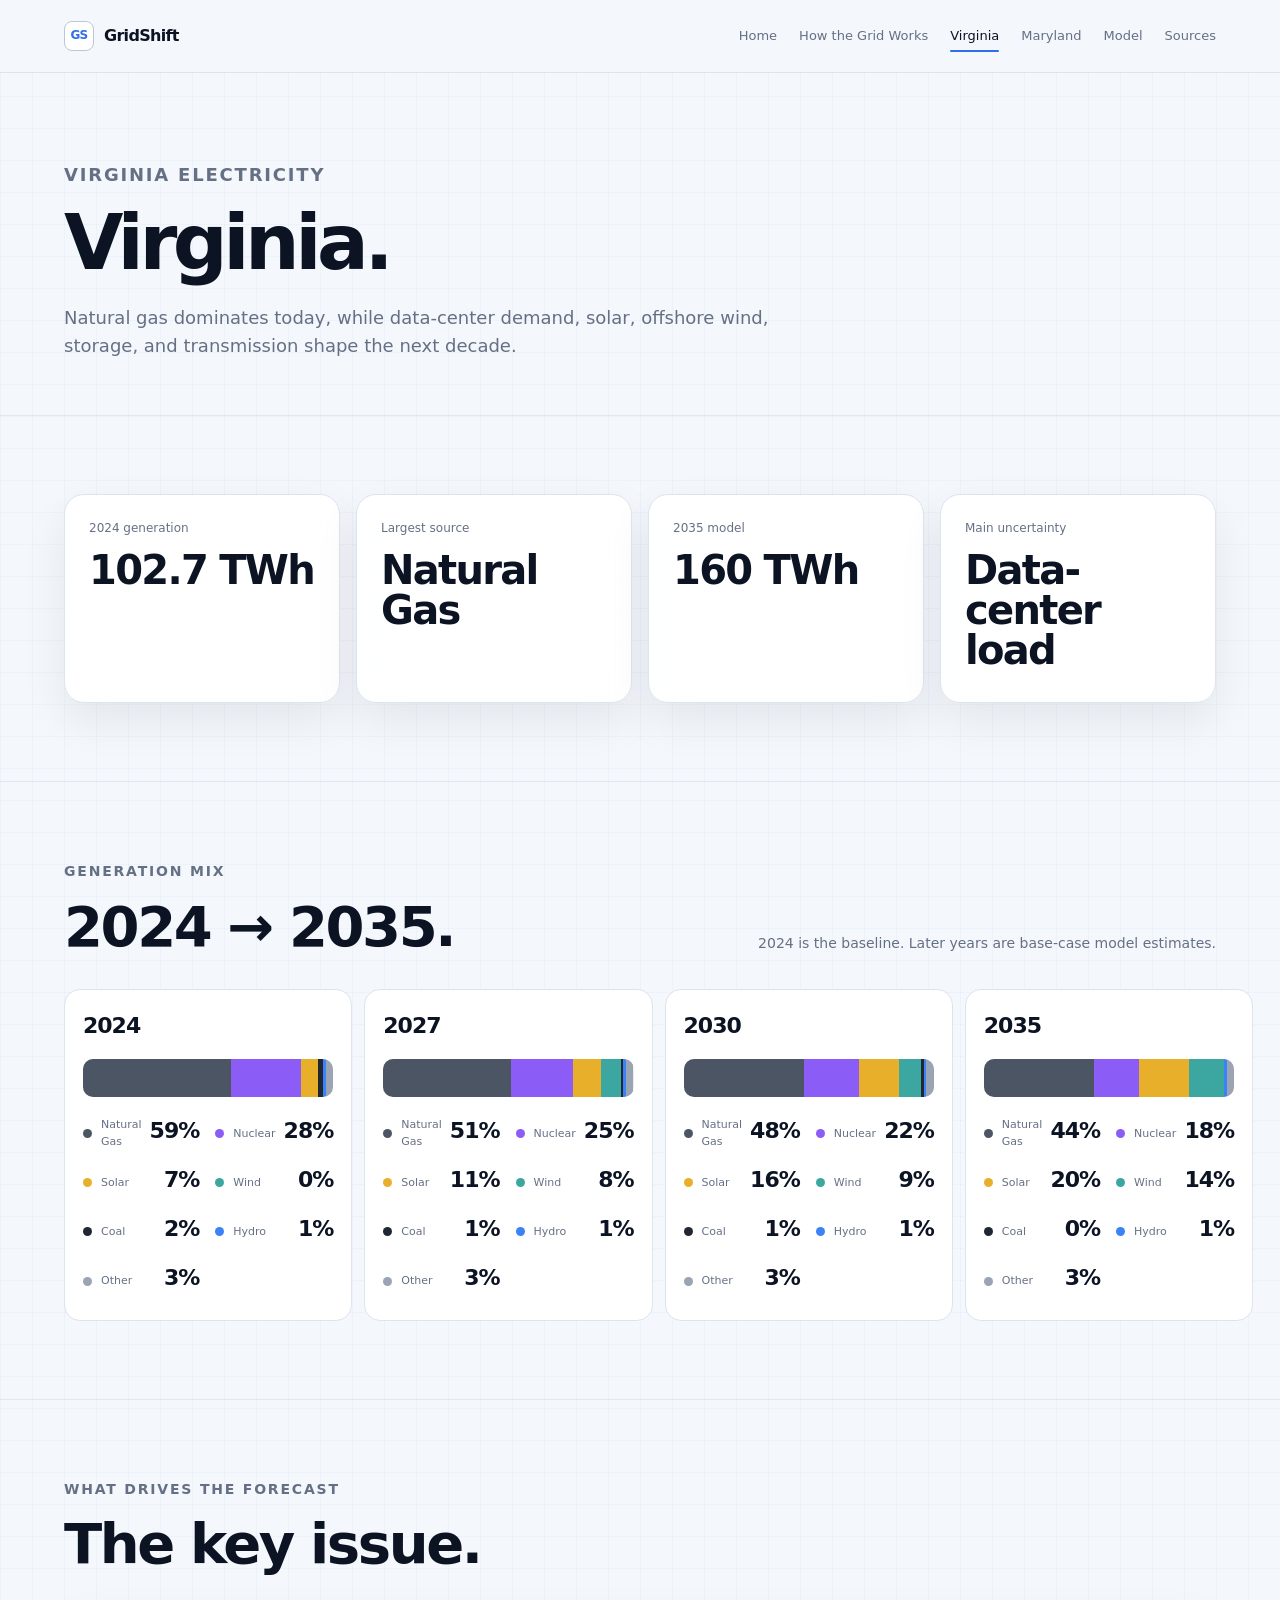
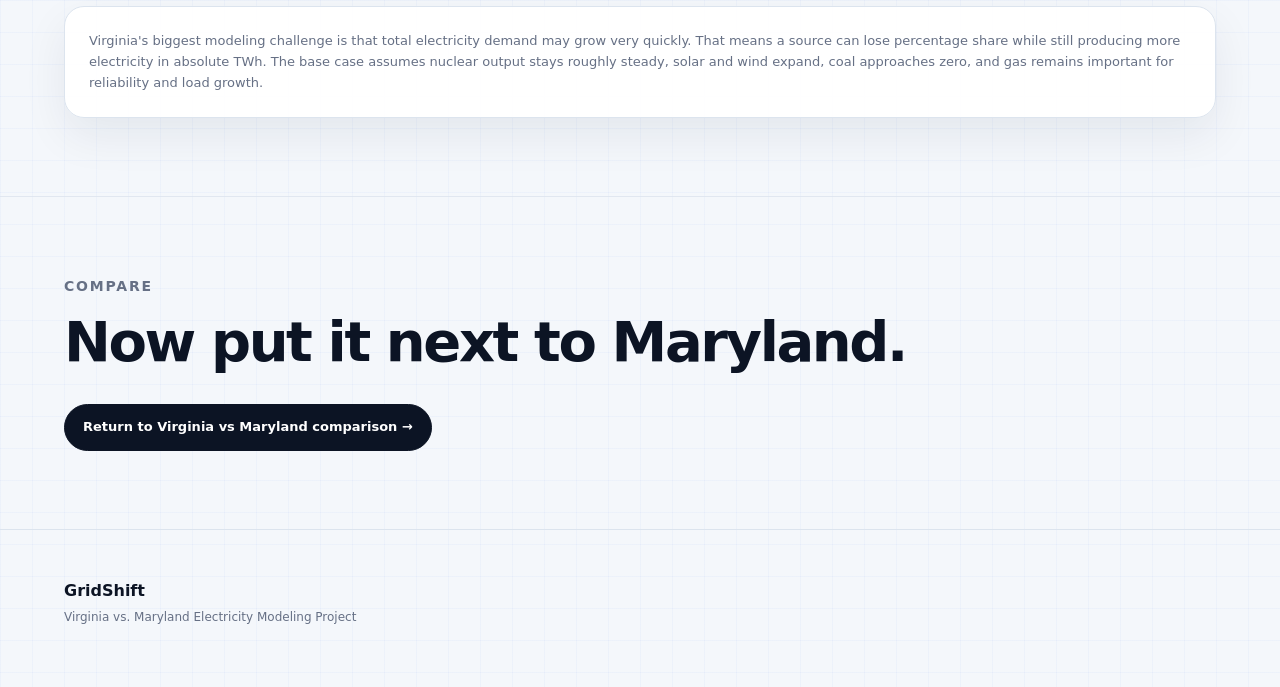
<file: virginia.html>
<!DOCTYPE html>

<html lang="en">

<head>

  <meta charset="UTF-8">

  <meta
    name="viewport"
    content="width=device-width, initial-scale=1.0"
  >

  <title>
    Virginia Electricity — GridShift
  </title>

  <link
    rel="stylesheet"
    href="style.css"
  >

</head>


<body
  data-page="virginia"
  id="state-mix-root"
>


<div class="nav-wrap">

  <div class="shell nav">

    <a
      class="brand"
      href="index.html"
    >

      <span class="brand-mark">
        GS
      </span>

      GridShift

    </a>


    <nav class="nav-links">

      <a href="index.html" data-page="home">
        Home
      </a>

      <a href="grid.html" data-page="grid">
        How the Grid Works
      </a>

      <a href="virginia.html" data-page="virginia">
        Virginia
      </a>

      <a href="maryland.html" data-page="maryland">
        Maryland
      </a>

      <a href="model.html" data-page="model">
        Model
      </a>

      <a href="sources.html" data-page="sources">
        Sources
      </a>

    </nav>

  </div>

</div>


<main>


<section class="page-hero">

  <div class="shell">

    <p class="kicker">
      Virginia electricity
    </p>

    <h1>
      Virginia.
    </h1>

    <p>

      Natural gas dominates today,
      while data-center demand,
      solar, offshore wind,
      storage, and transmission
      shape the next decade.

    </p>

  </div>

</section>


<section class="section">

  <div class="shell">

    <div class="grid-4">


      <div class="card">

        <div class="small">
          2024 generation
        </div>

        <div class="metric">
          102.7 TWh
        </div>

      </div>


      <div class="card">

        <div class="small">
          Largest source
        </div>

        <div class="metric">
          Natural Gas
        </div>

      </div>


      <div class="card">

        <div class="small">
          2035 model
        </div>

        <div class="metric">
          160 TWh
        </div>

      </div>


      <div class="card">

        <div class="small">
          Main uncertainty
        </div>

        <div class="metric">
          Data-center load
        </div>

      </div>


    </div>

  </div>

</section>


<section class="section">

  <div class="shell">


    <div class="section-head">

      <div>

        <p class="kicker">
          Generation mix
        </p>

        <h2>
          2024 → 2035.
        </h2>

      </div>


      <p>

        2024 is the baseline.

        Later years are base-case
        model estimates.

      </p>

    </div>


    <div class="timeline">


      <div class="year-card">

        <strong>
          2024
        </strong>

        <div
          class="stackbar"
          id="mix-2024"
        ></div>

        <div
          class="legend"
          id="legend-2024"
        ></div>

      </div>


      <div class="year-card">

        <strong>
          2027
        </strong>

        <div
          class="stackbar"
          id="mix-2027"
        ></div>

        <div
          class="legend"
          id="legend-2027"
        ></div>

      </div>


      <div class="year-card">

        <strong>
          2030
        </strong>

        <div
          class="stackbar"
          id="mix-2030"
        ></div>

        <div
          class="legend"
          id="legend-2030"
        ></div>

      </div>


      <div class="year-card">

        <strong>
          2035
        </strong>

        <div
          class="stackbar"
          id="mix-2035"
        ></div>

        <div
          class="legend"
          id="legend-2035"
        ></div>

      </div>


    </div>

  </div>

</section>


<section class="section">

  <div class="shell">


    <div class="section-head">

      <div>

        <p class="kicker">
          What drives the forecast
        </p>

        <h2>
          The key issue.
        </h2>

      </div>

    </div>


    <div class="card">

      <p>

        Virginia's biggest modeling challenge
        is that total electricity demand
        may grow very quickly.

        That means a source can lose
        percentage share while still
        producing more electricity
        in absolute TWh.

        The base case assumes nuclear
        output stays roughly steady,
        solar and wind expand,
        coal approaches zero,
        and gas remains important
        for reliability and load growth.

      </p>

    </div>

  </div>

</section>


<section class="section">

  <div class="shell">

    <div class="section-head">

      <div>

        <p class="kicker">
          Compare
        </p>

        <h2>
          Now put it next to Maryland.
        </h2>

      </div>

    </div>


    <a
      class="btn primary"
      href="index.html#compare"
    >

      Return to Virginia vs Maryland comparison →

    </a>

  </div>

</section>


</main>


<footer class="footer">

  <div class="shell">

    <strong>
      GridShift
    </strong>

    Virginia vs. Maryland Electricity
    Modeling Project

  </div>

</footer>


<script src="data.js"></script>


<script>

const page =
  document.body.dataset.page;


document
  .querySelectorAll("[data-page]")
  .forEach(function(link){

    if(
      link.dataset.page === page
    ){

      link.classList.add(
        "active"
      );

    }

  });


stateMixPage("va");

</script>


</body>

</html>
</file>
<file: style.css>
*{box-sizing:border-box;margin:0;padding:0}

:root{
  --bg:#f4f7fb;
  --surface:#ffffff;
  --surface-2:#eef3f9;
  --ink:#0c1424;
  --muted:#667085;
  --line:#dce4ee;

  --accent:#2f6fed;
  --accent-2:#7aa7ff;

  --va:#1f5ed6;
  --md:#111827;

  --gas:#4b5563;
  --nuclear:#8b5cf6;
  --solar:#e8b02a;
  --wind:#3ba7a0;
  --coal:#202733;
  --hydro:#3b82f6;
  --other:#9aa4b2;

  --shadow:0 18px 45px rgba(18,32,56,.07);
  --radius:20px;
}

html{
  scroll-behavior:smooth;
}

body{
  font-family:
    Inter,
    ui-sans-serif,
    system-ui,
    -apple-system,
    BlinkMacSystemFont,
    "Segoe UI",
    Arial,
    sans-serif;

  color:var(--ink);

  background:
    linear-gradient(
      rgba(47,111,237,.035) 1px,
      transparent 1px
    ),
    linear-gradient(
      90deg,
      rgba(47,111,237,.035) 1px,
      transparent 1px
    ),
    var(--bg);

  background-size:32px 32px;

  line-height:1.6;
}

a{
  color:inherit;
  text-decoration:none;
}

button,
input{
  font:inherit;
}

img{
  max-width:100%;
  display:block;
}


/* =========================
   GLOBAL
========================= */

.shell{
  width:min(1220px,90%);
  margin:auto;
}


/* =========================
   NAVIGATION
========================= */

.nav-wrap{
  position:sticky;
  top:0;

  z-index:50;

  background:rgba(244,247,251,.94);

  backdrop-filter:blur(14px);

  border-bottom:1px solid var(--line);
}

.nav{
  min-height:72px;

  display:flex;

  align-items:center;

  justify-content:space-between;

  gap:24px;
}

.brand{
  display:flex;

  align-items:center;

  gap:10px;

  font-weight:850;

  letter-spacing:-.7px;
}

.brand-mark{
  width:30px;
  height:30px;

  border:1px solid #b9c7da;

  border-radius:8px;

  display:grid;

  place-items:center;

  background:var(--surface);

  font-size:12px;

  color:var(--accent);
}

.nav-links{
  display:flex;

  gap:22px;

  flex-wrap:wrap;

  justify-content:flex-end;
}

.nav-links a{
  font-size:13px;

  color:var(--muted);

  padding:8px 0;

  position:relative;
}

.nav-links a:hover,
.nav-links a.active{
  color:var(--ink);
}

.nav-links a.active:after{
  content:"";

  position:absolute;

  left:0;
  right:0;
  bottom:2px;

  height:2px;

  background:var(--accent);

  border-radius:2px;
}


/* =========================
   HERO
========================= */

.hero{
  padding:105px 0 80px;
}

.hero-grid{
  display:grid;

  grid-template-columns:
    1.15fr .85fr;

  gap:56px;

  align-items:center;
}

.kicker{
  font-size:11px;

  letter-spacing:1.8px;

  font-weight:800;

  color:var(--accent);

  text-transform:uppercase;

  margin-bottom:16px;
}

.hero h1,
.page-hero h1{
  font-size:
    clamp(52px,7vw,92px);

  line-height:.96;

  letter-spacing:-4.5px;

  margin-bottom:24px;
}

.hero p.lead,
.page-hero p{
  font-size:18px;

  color:var(--muted);

  max-width:700px;
}

.hero-actions{
  display:flex;

  gap:12px;

  flex-wrap:wrap;

  margin-top:30px;
}

.btn{
  border:1px solid var(--line);

  background:var(--surface);

  padding:12px 18px;

  border-radius:999px;

  font-size:13px;

  font-weight:750;

  display:inline-flex;

  align-items:center;

  gap:8px;

  cursor:pointer;
}

.btn.primary{
  background:var(--ink);

  color:#fff;

  border-color:var(--ink);
}

.btn.accent{
  background:var(--accent);

  color:#fff;

  border-color:var(--accent);
}


/* =========================
   CARDS
========================= */

.hero-panel,
.card{
  background:rgba(255,255,255,.96);

  border:1px solid var(--line);

  border-radius:var(--radius);

  box-shadow:var(--shadow);
}

.hero-panel{
  padding:26px;
}

.panel-label{
  font-size:10px;

  letter-spacing:1.5px;

  text-transform:uppercase;

  color:var(--muted);

  font-weight:800;

  margin-bottom:14px;
}

.compare-mini{
  display:grid;

  grid-template-columns:
    1fr 1fr;

  gap:14px;
}

.state-mini{
  padding:18px;

  border:1px solid var(--line);

  border-radius:16px;

  background:#fbfdff;
}

.state-mini h3{
  font-size:22px;

  letter-spacing:-1px;

  margin-bottom:6px;
}

.state-mini p{
  font-size:12px;

  color:var(--muted);

  margin-bottom:14px;
}

.big-stat{
  font-size:34px;

  line-height:1;

  font-weight:850;

  letter-spacing:-1.5px;
}

.stat-caption{
  font-size:11px;

  color:var(--muted);

  margin-top:7px;
}


/* =========================
   SECTIONS
========================= */

.section{
  padding:78px 0;

  border-top:
    1px solid rgba(220,228,238,.8);
}

.section-head{
  display:flex;

  justify-content:space-between;

  gap:28px;

  align-items:end;

  margin-bottom:34px;
}

.section-head h2{
  font-size:
    clamp(34px,4.5vw,56px);

  line-height:1;

  letter-spacing:-2.4px;
}

.section-head p{
  max-width:560px;

  color:var(--muted);

  font-size:14px;
}

.grid-2{
  display:grid;

  grid-template-columns:
    repeat(2,1fr);

  gap:18px;
}

.grid-3{
  display:grid;

  grid-template-columns:
    repeat(3,1fr);

  gap:18px;
}

.grid-4{
  display:grid;

  grid-template-columns:
    repeat(4,1fr);

  gap:16px;
}

.card{
  padding:24px;
}

.card h3{
  font-size:19px;

  letter-spacing:-.7px;

  margin-bottom:8px;
}

.card p{
  font-size:13px;

  color:var(--muted);
}

.card .metric{
  font-size:40px;

  line-height:1;

  font-weight:850;

  letter-spacing:-1.7px;

  margin:12px 0 8px;
}

.small{
  font-size:12px;

  color:var(--muted);
}

.note{
  padding:18px 20px;

  border:1px solid #cddaf0;

  background:#edf4ff;

  border-radius:16px;

  color:#2d4f87;

  font-size:13px;
}


/* =========================
   TABLE
========================= */

.compare-table-wrap{
  overflow-x:auto;

  border:1px solid var(--line);

  border-radius:18px;

  background:var(--surface);
}

table{
  width:100%;

  border-collapse:collapse;

  min-width:760px;
}

th,
td{
  padding:15px 16px;

  border-bottom:1px solid var(--line);

  font-size:13px;

  text-align:right;
}

th{
  font-size:10px;

  letter-spacing:.9px;

  text-transform:uppercase;

  color:var(--muted);

  background:#f7faff;
}

th:first-child,
td:first-child{
  text-align:left;
}

tr:last-child td{
  border-bottom:none;
}


/* =========================
   BARS
========================= */

.bar-row{
  display:grid;

  grid-template-columns:
    120px 1fr 54px;

  gap:14px;

  align-items:center;

  margin:11px 0;
}

.bar-row .label{
  font-size:12px;

  color:#334155;
}

.track{
  height:10px;

  border-radius:999px;

  background:#e6ebf2;

  overflow:hidden;
}

.fill{
  height:100%;

  border-radius:999px;
}

.value{
  font-size:12px;

  text-align:right;

  font-weight:700;
}


/* =========================
   STATE TAG
========================= */

.state-chip{
  display:inline-flex;

  align-items:center;

  gap:8px;

  padding:7px 10px;

  border-radius:999px;

  border:1px solid var(--line);

  font-size:11px;

  font-weight:800;

  background:var(--surface);
}

.dot{
  width:8px;

  height:8px;

  border-radius:50%;
}

.dot.va{
  background:var(--va);
}

.dot.md{
  background:var(--md);
}


/* =========================
   PAGE HERO
========================= */

.page-hero{
  padding:88px 0 54px;
}

.page-hero h1{
  font-size:
    clamp(48px,6vw,78px);
}

.page-hero p{
  max-width:760px;
}


/* =========================
   POWER SOURCE CARDS
========================= */

.source-card .icon{
  width:40px;

  height:40px;

  border-radius:11px;

  background:var(--surface-2);

  display:grid;

  place-items:center;

  margin-bottom:16px;
}

.tag{
  display:inline-block;

  margin-top:14px;

  font-size:10px;

  font-weight:800;

  letter-spacing:.6px;

  text-transform:uppercase;

  padding:6px 9px;

  border:1px solid var(--line);

  border-radius:999px;

  color:var(--muted);
}


/* =========================
   TIMELINE
========================= */

.timeline{
  display:grid;

  grid-template-columns:
    repeat(4,1fr);

  gap:12px;
}

.timeline .year-card{
  background:var(--surface);

  border:1px solid var(--line);

  border-radius:16px;

  padding:18px;
}

.year-card strong{
  display:block;

  font-size:22px;

  letter-spacing:-1px;

  margin-bottom:6px;
}

.year-card p{
  font-size:12px;

  color:var(--muted);
}

.stackbar{
  height:38px;

  display:flex;

  border-radius:10px;

  overflow:hidden;

  background:#e8edf4;

  margin:16px 0;
}

.seg{
  height:100%;
}

.legend{
  display:grid;

  grid-template-columns:
    repeat(2,1fr);

  gap:8px 16px;
}

.legend-item{
  display:grid;

  grid-template-columns:
    10px 1fr auto;

  gap:8px;

  align-items:center;

  font-size:11px;
}

.legend-item span:nth-child(2){
  color:var(--muted);
}

.legend-swatch{
  width:9px;

  height:9px;

  border-radius:50%;
}


/* =========================
   MODEL
========================= */

.chart-card{
  padding:22px;
}

.chart-wrap{
  position:relative;

  width:100%;

  height:330px;
}

.chart-wrap svg{
  width:100%;

  height:100%;

  overflow:visible;
}

.chart-grid-line{
  stroke:#dfe6ef;

  stroke-width:1;
}

.chart-axis-label{
  font-size:10px;

  fill:#718096;
}

.line-va{
  fill:none;

  stroke:var(--va);

  stroke-width:3;
}

.line-md{
  fill:none;

  stroke:var(--md);

  stroke-width:3;
}

.cursor-line{
  stroke:var(--accent);

  stroke-width:1.5;

  stroke-dasharray:5 5;
}

.point-va{
  fill:var(--va);
}

.point-md{
  fill:var(--md);
}

.tooltip-box{
  position:absolute;

  top:16px;

  right:16px;

  background:#0f172a;

  color:white;

  padding:12px 14px;

  border-radius:12px;

  font-size:12px;

  min-width:150px;
}

.tooltip-box strong{
  display:block;

  font-size:18px;

  margin-bottom:3px;
}

.slider-wrap{
  margin-top:18px;
}

input[type="range"]{
  width:100%;

  accent-color:var(--accent);
}

.hour-labels{
  display:flex;

  justify-content:space-between;

  color:var(--muted);

  font-size:10px;

  margin-top:4px;
}

.dispatch-grid{
  display:grid;

  grid-template-columns:
    1fr 1fr;

  gap:18px;
}

.dispatch-card{
  background:var(--surface);

  border:1px solid var(--line);

  border-radius:18px;

  padding:20px;
}

.dispatch-card h3{
  margin-bottom:5px;
}

.dispatch-card p{
  font-size:12px;

  color:var(--muted);

  margin-bottom:14px;
}


/* =========================
   SOURCES
========================= */

.source-list{
  display:grid;

  gap:12px;
}

.source-item{
  padding:18px 20px;

  border:1px solid var(--line);

  background:var(--surface);

  border-radius:15px;
}

.source-item strong{
  display:block;

  margin-bottom:4px;
}

.source-item p{
  font-size:12px;

  color:var(--muted);
}

.source-item a{
  color:var(--accent);

  font-size:12px;

  font-weight:700;
}


/* =========================
   FOOTER
========================= */

.footer{
  padding:48px 0 60px;

  border-top:1px solid var(--line);

  color:var(--muted);

  font-size:12px;
}

.footer strong{
  display:block;

  color:var(--ink);

  font-size:16px;

  margin-bottom:5px;
}


/* =========================
   MOBILE
========================= */

@media (max-width:950px){

  .hero-grid,
  .grid-2,
  .dispatch-grid{
    grid-template-columns:1fr;
  }

  .grid-3,
  .grid-4{
    grid-template-columns:
      repeat(2,1fr);
  }

  .timeline{
    grid-template-columns:
      repeat(2,1fr);
  }
}

@media (max-width:700px){

  .nav{
    align-items:flex-start;

    padding:14px 0;
  }

  .nav-links{
    gap:10px 14px;
  }

  .hero{
    padding-top:72px;
  }

  .hero h1,
  .page-hero h1{
    letter-spacing:-3px;
  }

  .grid-3,
  .grid-4,
  .compare-mini,
  .timeline{
    grid-template-columns:1fr;
  }

  .section-head{
    display:block;
  }

  .section-head p{
    margin-top:12px;
  }

  .legend{
    grid-template-columns:1fr;
  }

  .bar-row{
    grid-template-columns:
      95px 1fr 46px;
  }
}
</file>
